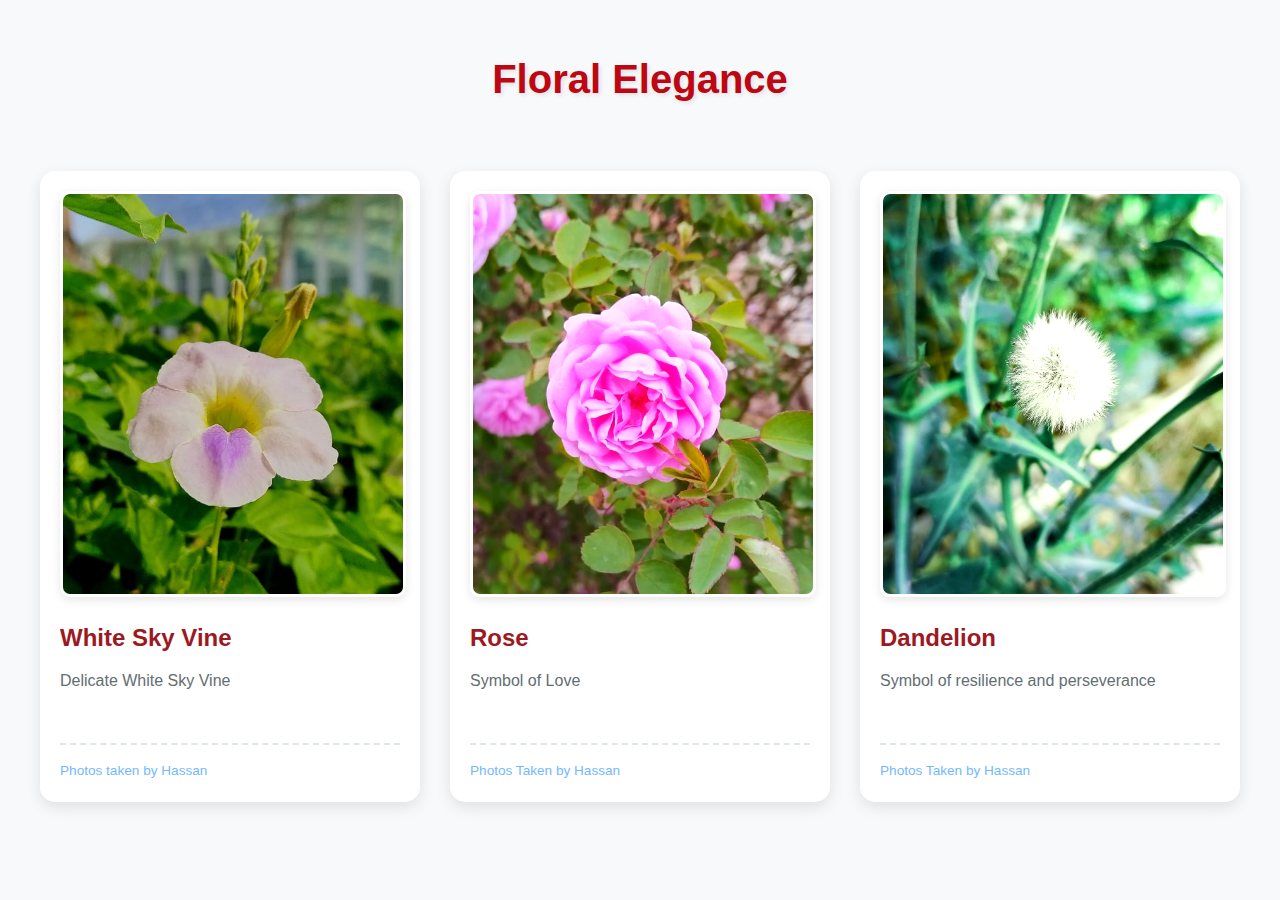
<file: Chapter-3-Images/Exercises/index.html>
<!DOCTYPE html>
<html lang="en">
<head>
    <meta charset="UTF-8">
    <meta name="viewport" content="width=device-width, initial-scale=1.0">
    <title>Floral Elegance Gallery</title>
    <link rel="stylesheet" href="style.css">
</head>
<body>
    <h1>Floral Elegance</h1>
    
    <div class="gallery">
        <div class="flower-card">
            <img id="White Sky Vine" src="images/Flower1.jpg" 
            alt="Delicate White Sky Vine blossoms glowing in sunlight, their pure white petals contrasting with lush green foliage"
            width="300" 
            height="400" 
            title="White Sky Vine">
            <h3>White Sky Vine</h3>
            <p>Delicate White Sky Vine</p>
            <div class="license">Photos taken by Hassan</div>
        </div>
        
        <div class="flower-card">
            <img id="Rose" src="images/Flower2.jpg" 
            alt="Pink Rose in a bush" 
            width="300" height="400" 
            title="Pink Rose">
            <h3>Rose</h3>
            <p>Symbol of Love</p>
            <div class="license">Photos Taken by Hassan</div>
        </div>
        
        <div class="flower-card">
            <img id="dandelion" 
                 src="images/Flower3.jpg"  alt="Single dandelion growing through concrete" 
                 width="300" 
                 height="400" 
                 title="Resilient Dandelion">
            <h3>Dandelion</h3>
            <p>Symbol of resilience and perseverance</p>
            <div class="license">
                Photos Taken by Hassan<br>
                
            </div>
        </div>
        </div>
    </div>
</body>
</html>
</file>
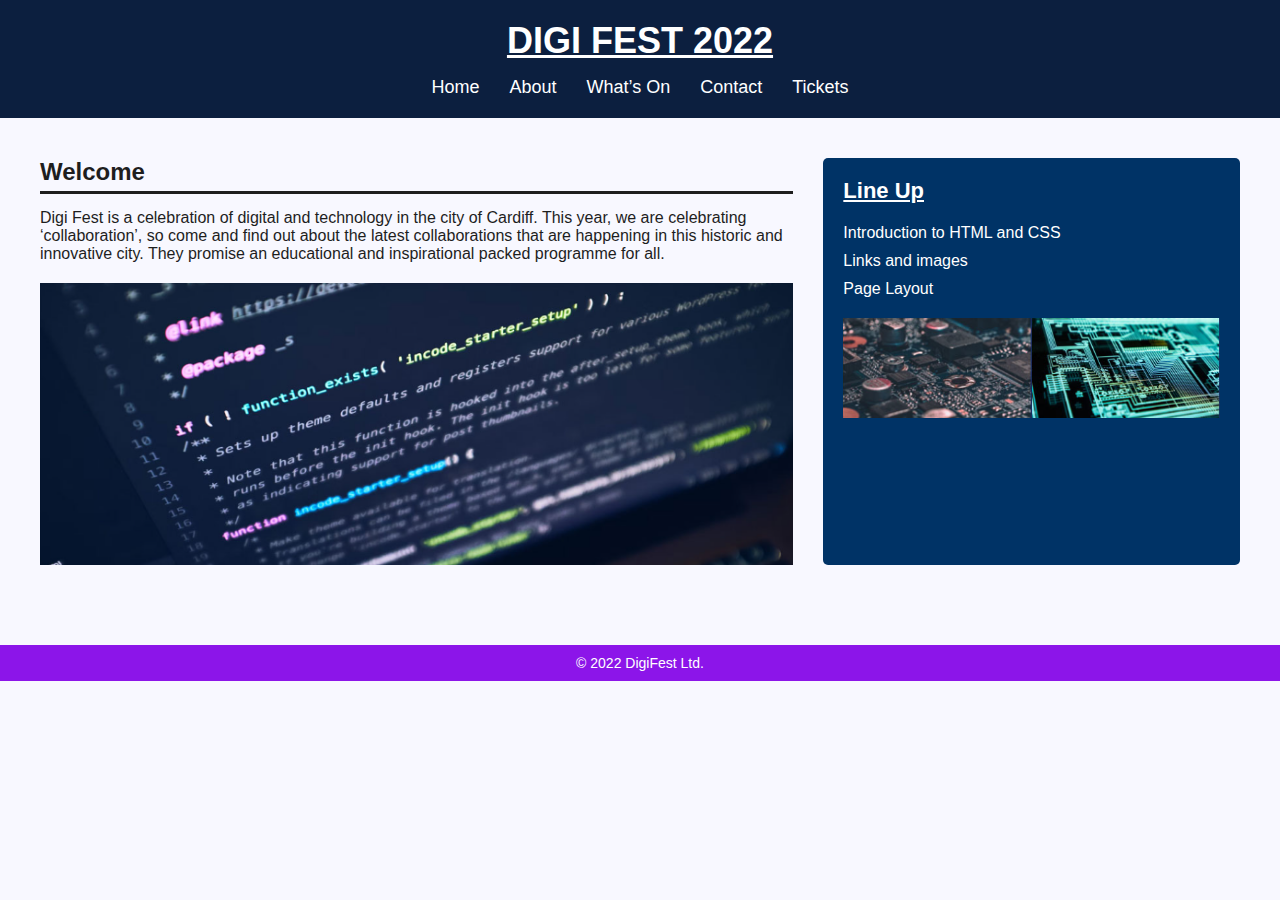
<file: Chapter-4-Page Layout/Exercises/index.html>
<!DOCTYPE html>
<html lang="en">
<head>
  <meta charset="UTF-8" />
  <meta name="viewport" content="width=device-width, initial-scale=1.0"/>
  <title>Digi Fest 2022</title>
  <link rel="stylesheet" href="style.css" />
</head>
<body>
  <header>
    <h1>DIGI FEST 2022</h1>
    <nav>
      <ul>
        <li><a href="#">Home</a></li>
        <li><a href="#">About</a></li>
        <li><a href="#">What’s On</a></li>
        <li><a href="#">Contact</a></li>
        <li><a href="#">Tickets</a></li>
      </ul>
    </nav>
  </header>

  <main>
    <section class="welcome">
      <article>
        <h2>Welcome</h2>
        <p>
          Digi Fest is a celebration of digital and technology in the city of Cardiff.
          This year, we are celebrating ‘collaboration’, so come and find out about the latest
          collaborations that are happening in this historic and innovative city. They promise
          an educational and inspirational packed programme for all.
        </p>
        <img src="images/Code Screen Example.png" alt="Code screen example">
      </article>
    </section>

    <aside class="lineup">
      <h2>Line Up</h2>
      <ul>
        <li>Introduction to HTML and CSS</li>
        <li>Links and images</li>
        <li>Page Layout</li>
      </ul>
      <div class="images">
        <img src="images/Microchip.png" alt="Microchip">
        <img src="images/Circuit Board.png" alt="Circuit board">
      </div>
    </aside>
  </main>

  <footer>
    <p>© 2022 DigiFest Ltd.</p>
  </footer>
</body>
</html>
</file>
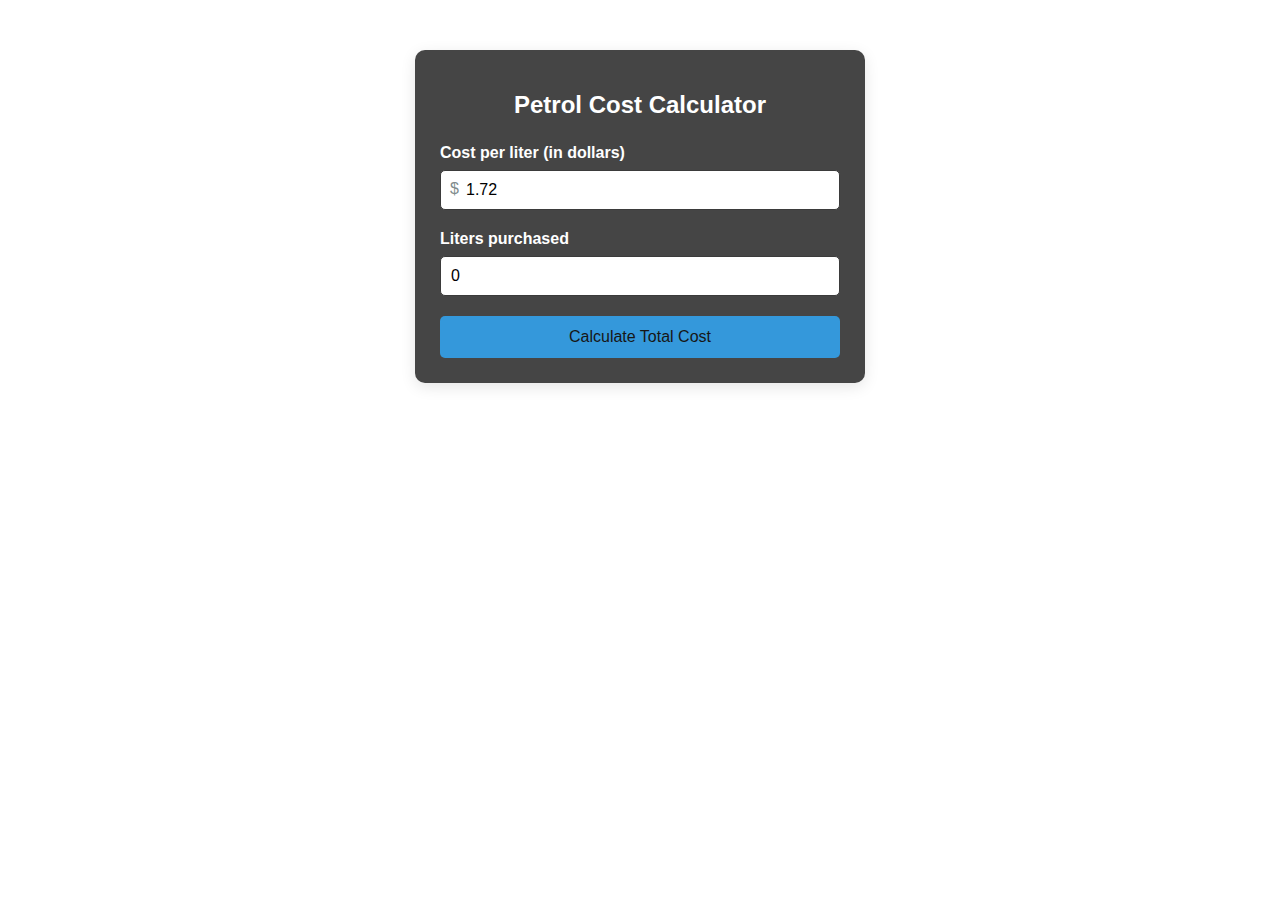
<file: Chapter-6-Javascript/Exercises/index.html>
<!DOCTYPE html>
<html lang="en">
  <head>
    <meta charset="UTF-8" />
    <meta name="viewport" content="width=device-width, initial-scale=1.0" />
    <title>Petrol Cost Calculator</title>
    <link rel="stylesheet" href="style.css" />
  </head>
  <body>
    <!-- Main calculator container -->
    <div class="calculator">
      <!-- Calculator title -->
      <h1>Petrol Cost Calculator</h1>

      <!-- Input for cost per liter -->
      <div class="input-group">
        <label for="cost-per-liter">Cost per liter (in dollars)</label>
        <div class="currency">
          <input
            type="number"
            id="cost-per-liter"
            step="0.01"
            min="0"
            value="1.72"
          />
        </div>
      </div>

      <!-- Input for liters purchased -->
      <div class="input-group">
        <label for="liters">Liters purchased</label>
        <input type="number" id="liters" step="0.1" min="0" value="0" />
      </div>

      <!-- Calculate button -->
      <button id="calculate-btn">Calculate Total Cost</button>

      <!-- Result display area -->
      <p id="result"></p>
    </div>

    <!-- Link to external JavaScript file -->
    <script src="java.js"></script>
  </body>
</html>
</file>
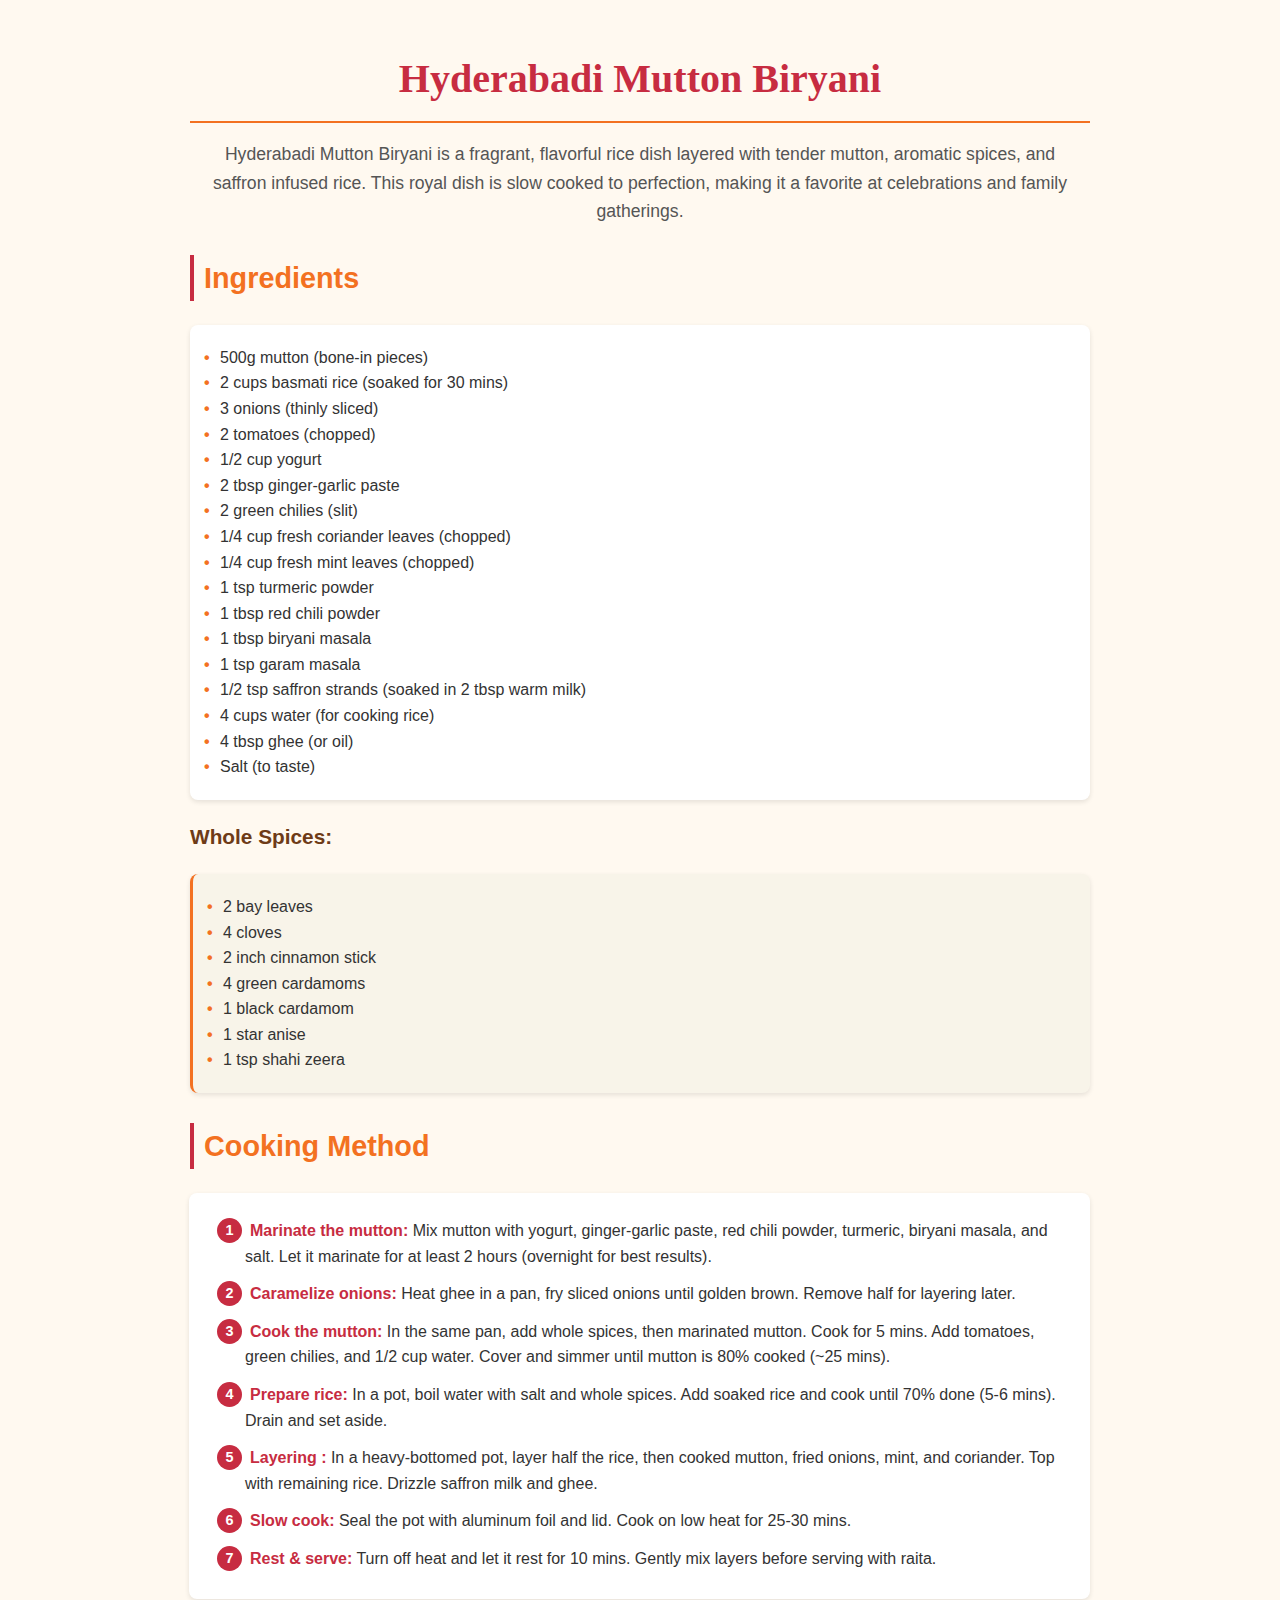
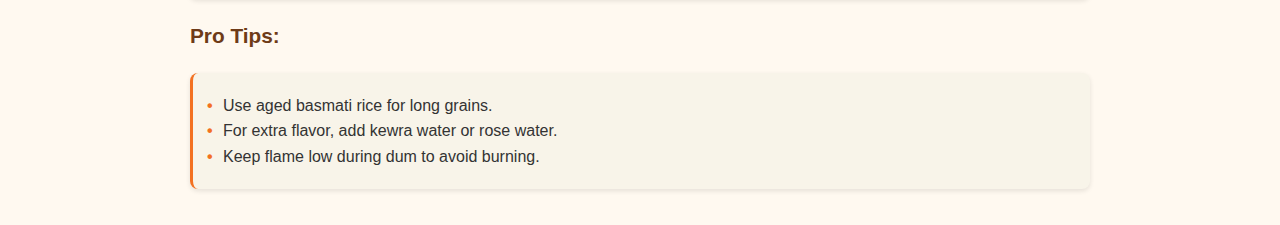
<file: Chapter-1-Introduction to HTML and CSS/Exercises/recipe.html>
<!DOCTYPE html>
<html lang="en">
<head>
    <meta charset="UTF-8">
    <meta name="viewport" content="width=device-width, initial-scale=1.0">
    <title>Hyderabadi Mutton Biryani</title>
    <link rel="stylesheet" href="style.css">
</head>
<body>

    <h1>Hyderabadi Mutton Biryani</h1>

    

    <p>
        Hyderabadi Mutton Biryani is a fragrant, flavorful rice dish layered with tender mutton, 
        aromatic spices, and saffron infused rice. This royal dish is slow cooked 
        to perfection, making it a favorite at celebrations and family gatherings.
    </p>
    
    <h2>Ingredients</h2>
   
    <ul>
        <li>500g mutton (bone-in pieces)</li>
        <li>2 cups basmati rice (soaked for 30 mins)</li>
        <li>3 onions (thinly sliced)</li>
        <li>2 tomatoes (chopped)</li>
        <li>1/2 cup yogurt</li>
        <li>2 tbsp ginger-garlic paste</li>
        <li>2 green chilies (slit)</li>
        <li>1/4 cup fresh coriander leaves (chopped)</li>
        <li>1/4 cup fresh mint leaves (chopped)</li>
        <li>1 tsp turmeric powder</li>
        <li>1 tbsp red chili powder</li>
        <li>1 tbsp biryani masala</li>
        <li>1 tsp garam masala</li>
        <li>1/2 tsp saffron strands (soaked in 2 tbsp warm milk)</li>
        <li>4 cups water (for cooking rice)</li>
        <li>4 tbsp ghee (or oil)</li>
        <li>Salt (to taste)</li>
    </ul>
    

    <h3>Whole Spices:</h3>
    <ul>
        <li>2 bay leaves</li>
        <li>4 cloves</li>
        <li>2 inch cinnamon stick</li>
        <li>4 green cardamoms</li>
        <li>1 black cardamom</li>
        <li>1 star anise</li>
        <li>1 tsp shahi zeera </li>
    </ul>

 
    <h2>Cooking Method</h2>
 
    <ol>
        <li><strong>Marinate the mutton:</strong> Mix mutton with yogurt, ginger-garlic paste, red chili powder, turmeric, biryani masala, and salt. Let it marinate for at least 2 hours (overnight for best results).</li>
        <li><strong>Caramelize onions:</strong> Heat ghee in a pan, fry sliced onions until golden brown. Remove half for layering later.</li>
        <li><strong>Cook the mutton:</strong> In the same pan, add whole spices, then marinated mutton. Cook for 5 mins. Add tomatoes, green chilies, and 1/2 cup water. Cover and simmer until mutton is 80% cooked (~25 mins).</li>
        <li><strong>Prepare rice:</strong> In a pot, boil water with salt and whole spices. Add soaked rice and cook until 70% done (5-6 mins). Drain and set aside.</li>
        <li><strong>Layering :</strong> In a heavy-bottomed pot, layer half the rice, then cooked mutton, fried onions, mint, and coriander. Top with remaining rice. Drizzle saffron milk and ghee.</li>
        <li><strong>Slow cook:</strong> Seal the pot with aluminum foil and lid. Cook on low heat for 25-30 mins.</li>
        <li><strong>Rest & serve:</strong> Turn off heat and let it rest for 10 mins. Gently mix layers before serving with raita.</li>
    </ol>

    <h3>Pro Tips:</h3>
    <ul>
        <li>Use aged basmati rice for long grains.</li>
        <li>For extra flavor, add kewra water or rose water.</li>
        <li>Keep flame low during dum to avoid burning.</li>
    </ul>
</body>
</html>
</file>
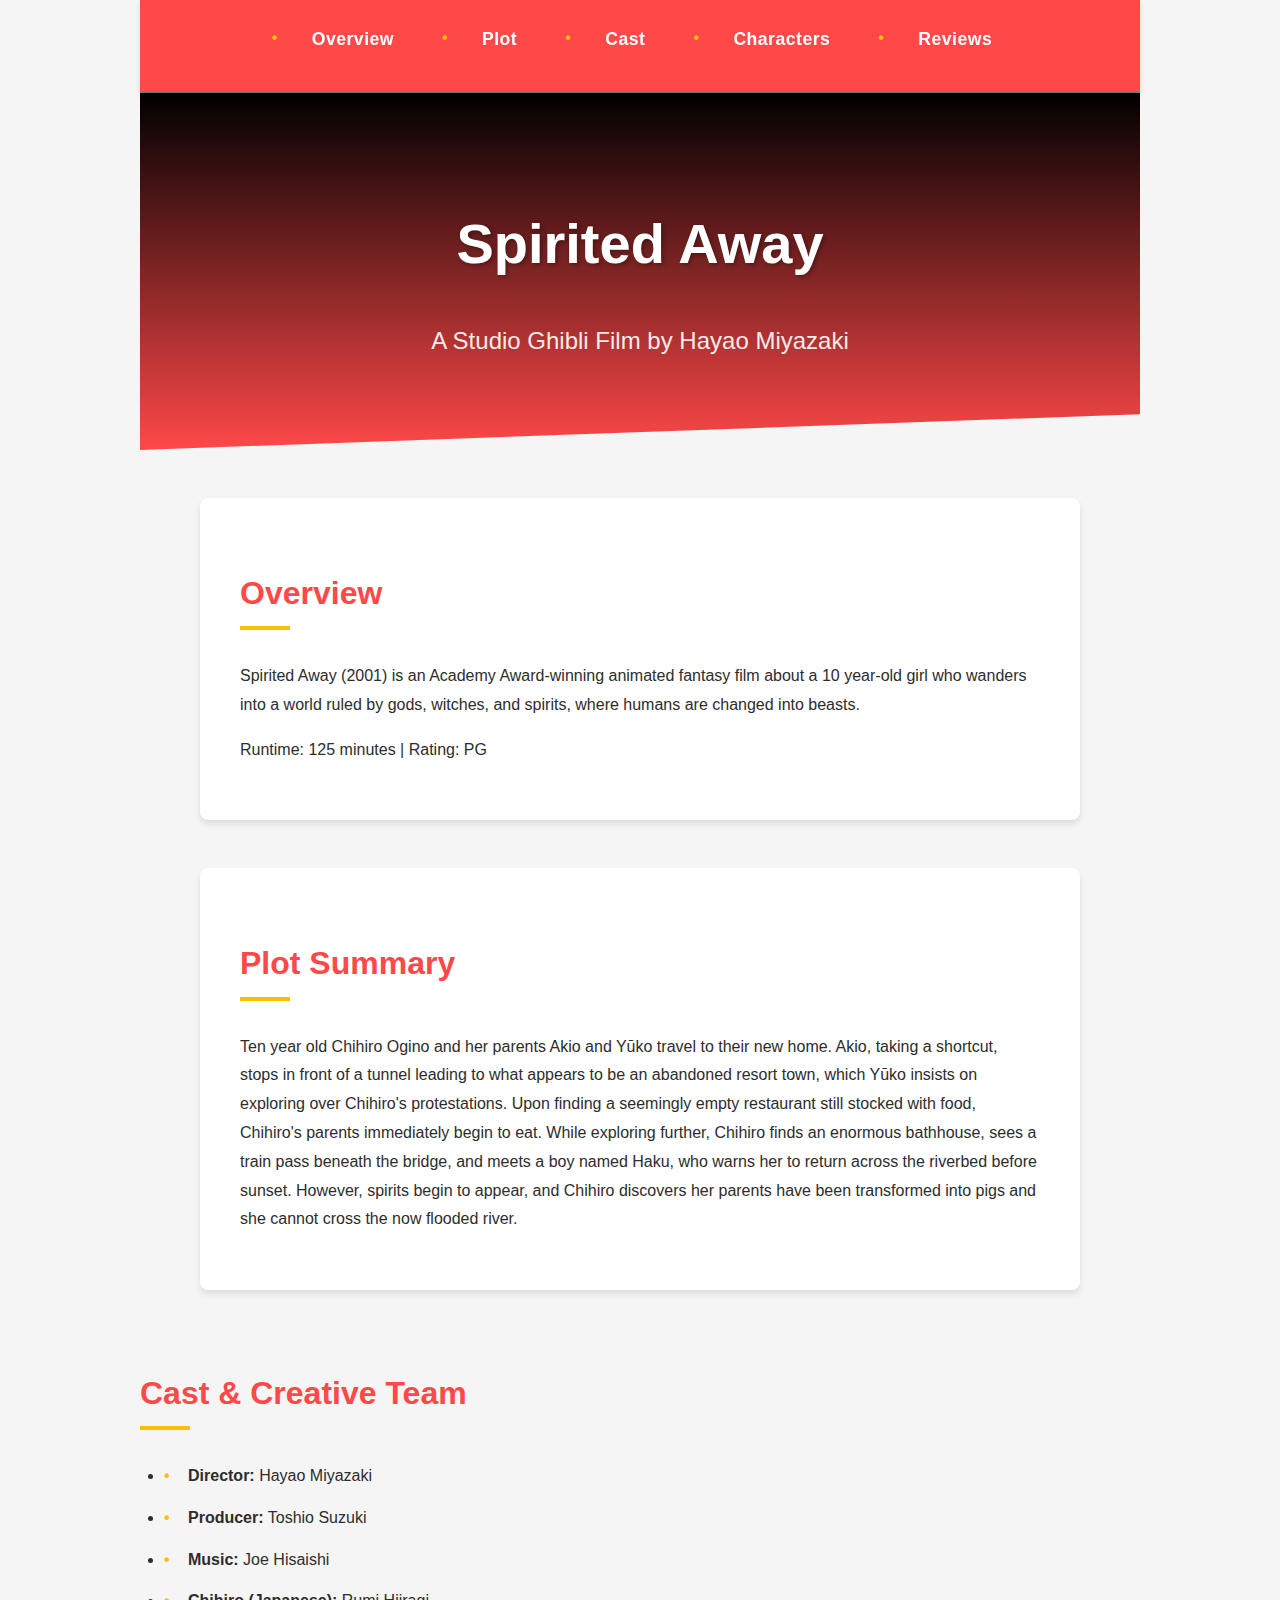
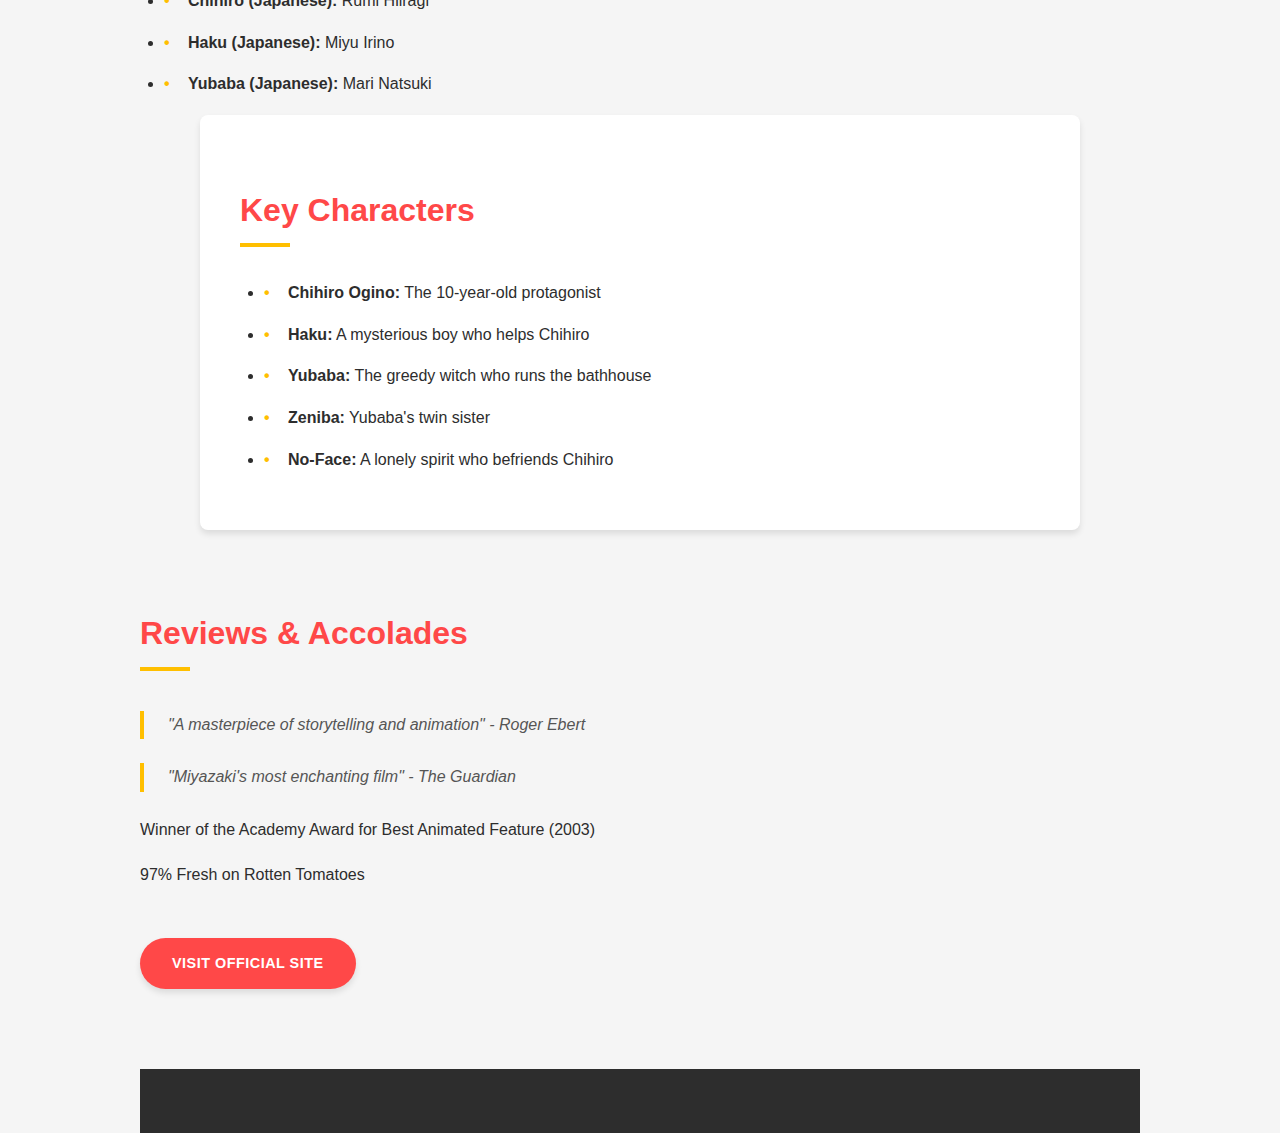
<file: Chapter-2-Links and navigation/Exercises/website.html>
<!DOCTYPE html>
<html lang="en">
<head>
    <meta charset="UTF-8">
    <meta name="viewport" content="width=device-width, initial-scale=1.0">
    <title>Spirited Away | Studio Ghibli Masterpiece</title>
    <link rel="stylesheet" href="style.css">
</head>
<body>
    <nav class="navbar">
        <ul>
            <li><a href="#overview">Overview</a></li>
            <li><a href="#plot">Plot</a></li>
            <li><a href="#cast">Cast</a></li>
            <li><a href="#characters">Characters</a></li>
            <li><a href="#reviews">Reviews</a></li>
        </ul>
    </nav>

    <header>
        <h1>Spirited Away</h1>
        <p class="subtitle">A Studio Ghibli Film by Hayao Miyazaki</p>
    </header>

    <main>
        <section id="overview" class="section-card">
            <h2>Overview</h2>                                           
            <p>Spirited Away (2001) is an Academy Award-winning animated fantasy film about a 10 year-old girl who wanders into a world ruled by gods, witches, and spirits, where humans are changed into beasts.</p>
            <p>Runtime: 125 minutes | Rating: PG</p>
        </section>

        <section id="plot" class="section-card">
            <h2>Plot Summary</h2>
            <p>Ten year old Chihiro Ogino and her parents Akio and Yūko travel to their new home. Akio, taking a shortcut, stops in front of a tunnel leading to what appears to be an abandoned resort town, which Yūko insists on exploring over Chihiro's protestations. Upon finding a seemingly empty restaurant still stocked with food, Chihiro's parents immediately begin to eat. While exploring further, Chihiro finds an enormous bathhouse, sees a train pass beneath the bridge, and meets a boy named Haku, who warns her to return across the riverbed before sunset. However, spirits begin to appear, and Chihiro discovers her parents have been transformed into pigs and she cannot cross the now flooded river.</p>
        </section>

        <section id="cast">
            <h2>Cast & Creative Team</h2>
            <ul>
                <li><strong>Director:</strong> Hayao Miyazaki</li>
                <li><strong>Producer:</strong> Toshio Suzuki</li>
                <li><strong>Music:</strong> Joe Hisaishi</li>
                <li><strong>Chihiro (Japanese):</strong> Rumi Hiiragi</li>
                <li><strong>Haku (Japanese):</strong> Miyu Irino</li>
                <li><strong>Yubaba (Japanese):</strong> Mari Natsuki</li>
            </ul>
        </section>

        <section id="characters" class="section-card">
            <h2>Key Characters</h2>
            <ul>
                <li><strong>Chihiro Ogino:</strong> The 10-year-old protagonist</li>
                <li><strong>Haku:</strong> A mysterious boy who helps Chihiro</li>
                <li><strong>Yubaba:</strong> The greedy witch who runs the bathhouse</li>
                <li><strong>Zeniba:</strong> Yubaba's twin sister</li>
                <li><strong>No-Face:</strong> A lonely spirit who befriends Chihiro</li>
            </ul>
        </section>

        <section id="reviews">
            <h2>Reviews & Accolades</h2>
            <blockquote>
                "A masterpiece of storytelling and animation" - <cite>Roger Ebert</cite>
            </blockquote>
            <blockquote>
                "Miyazaki's most enchanting film" - <cite>The Guardian</cite>
            </blockquote>
            <p>Winner of the Academy Award for Best Animated Feature (2003)</p>
            <p>97% Fresh on Rotten Tomatoes</p>
        </section>

        <div class="cta">
            <a href="https://www.ghibli.jp/works/chihiro/" target="_blank" class="btn">Visit Official Site</a>
        </div>
    </main>

    <footer>
      
    </footer>
</body>
</html>
</file>
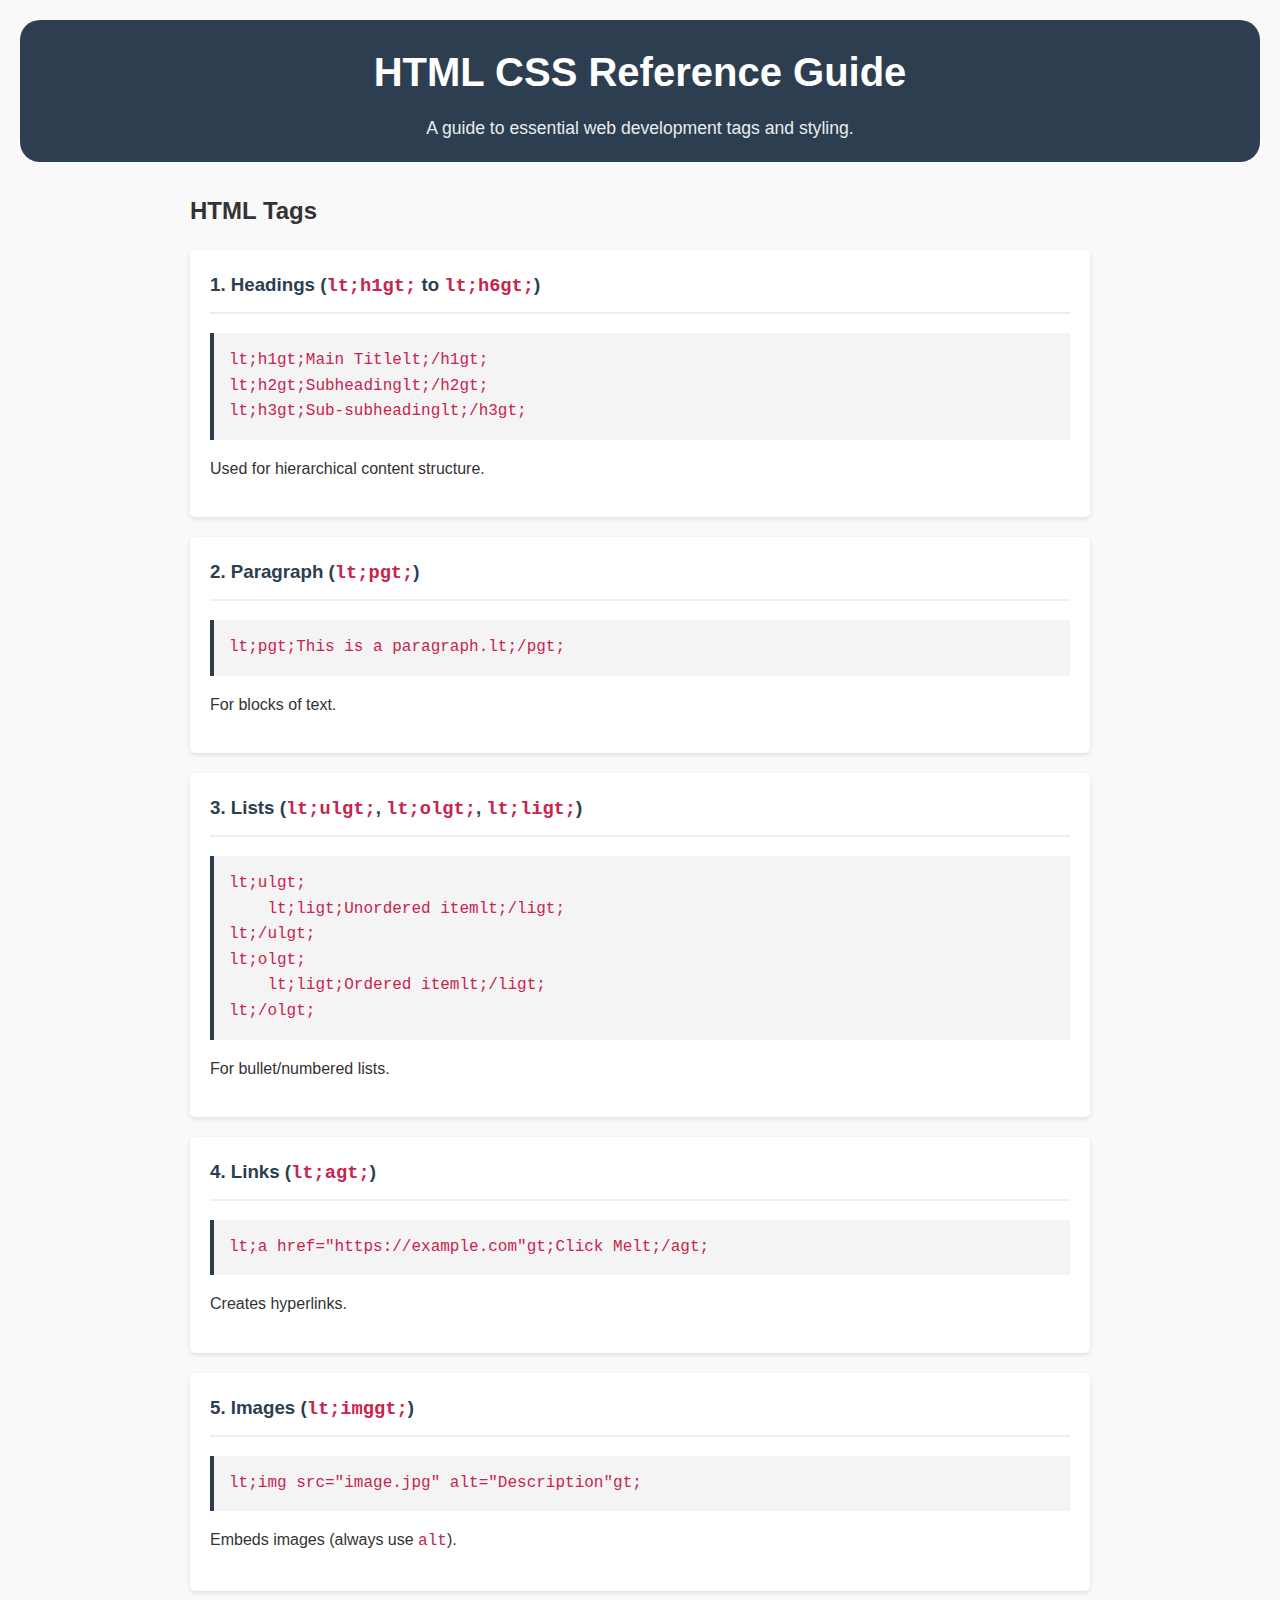
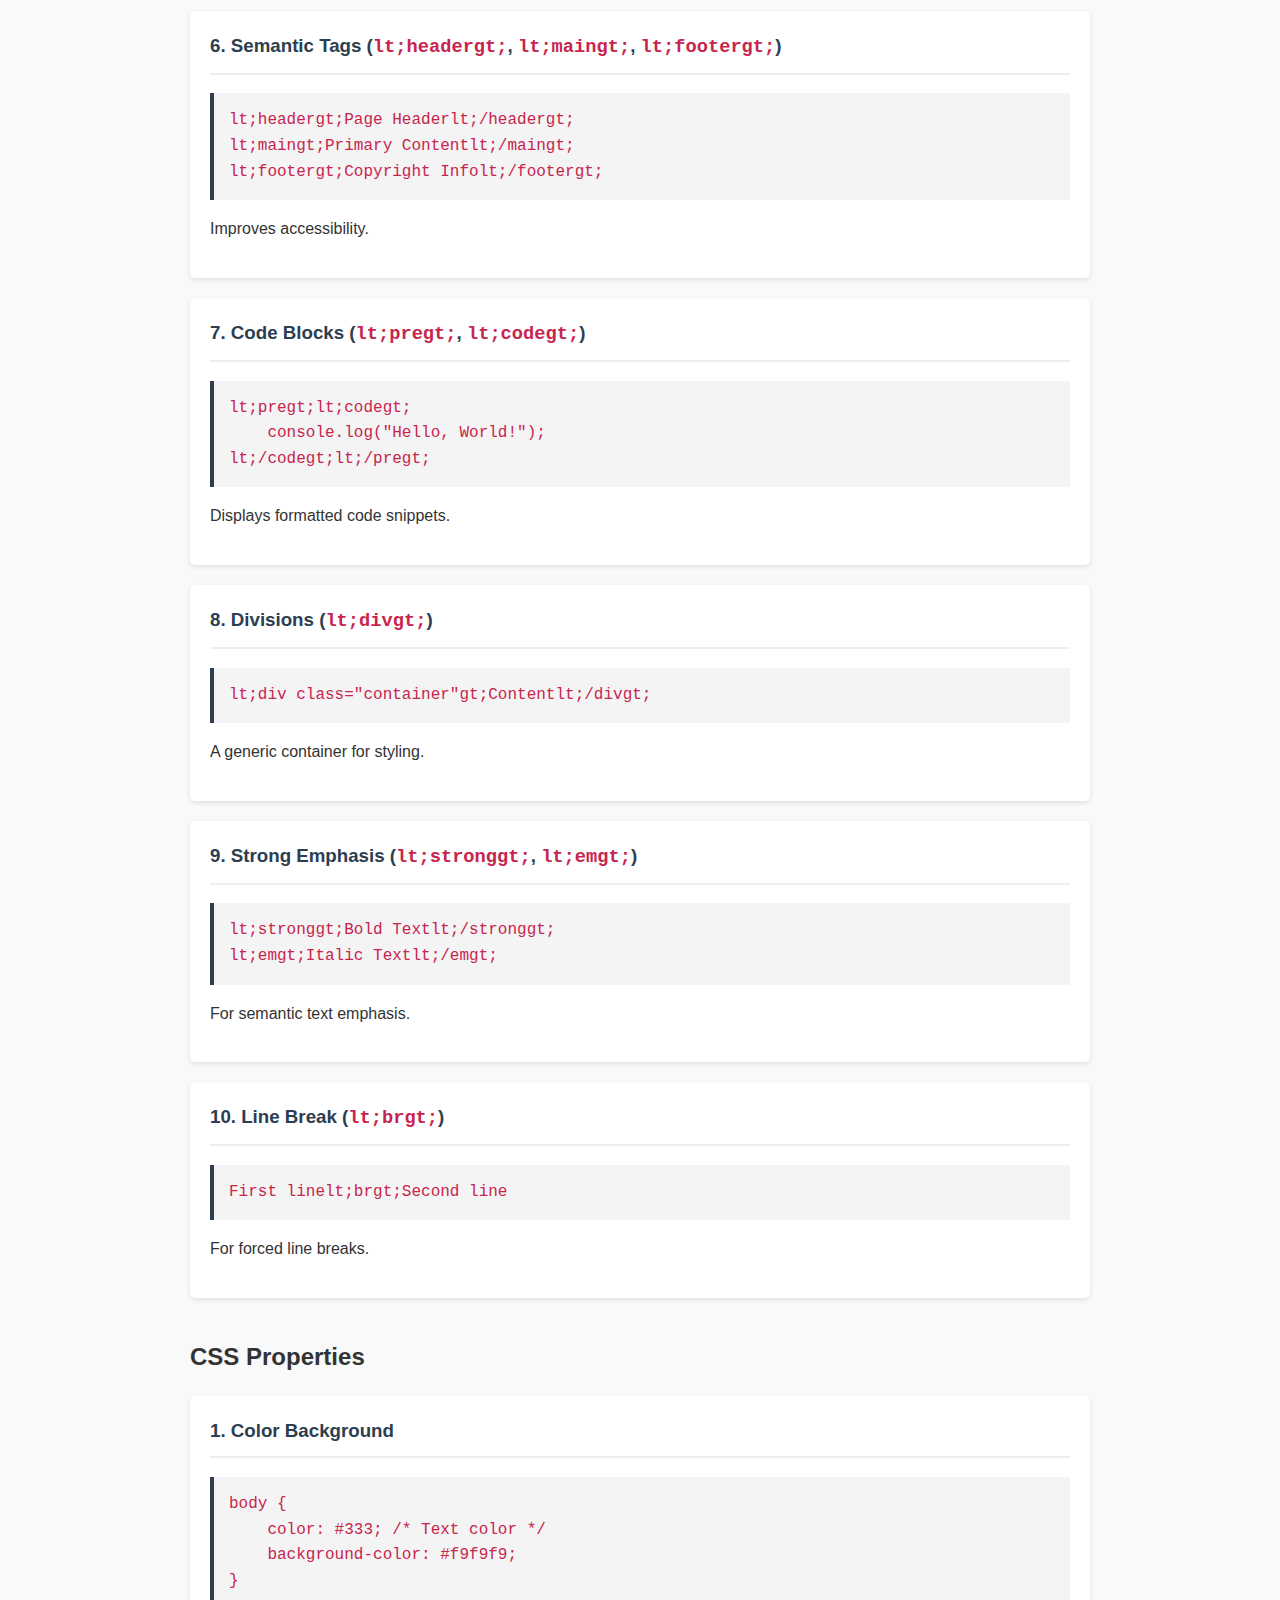
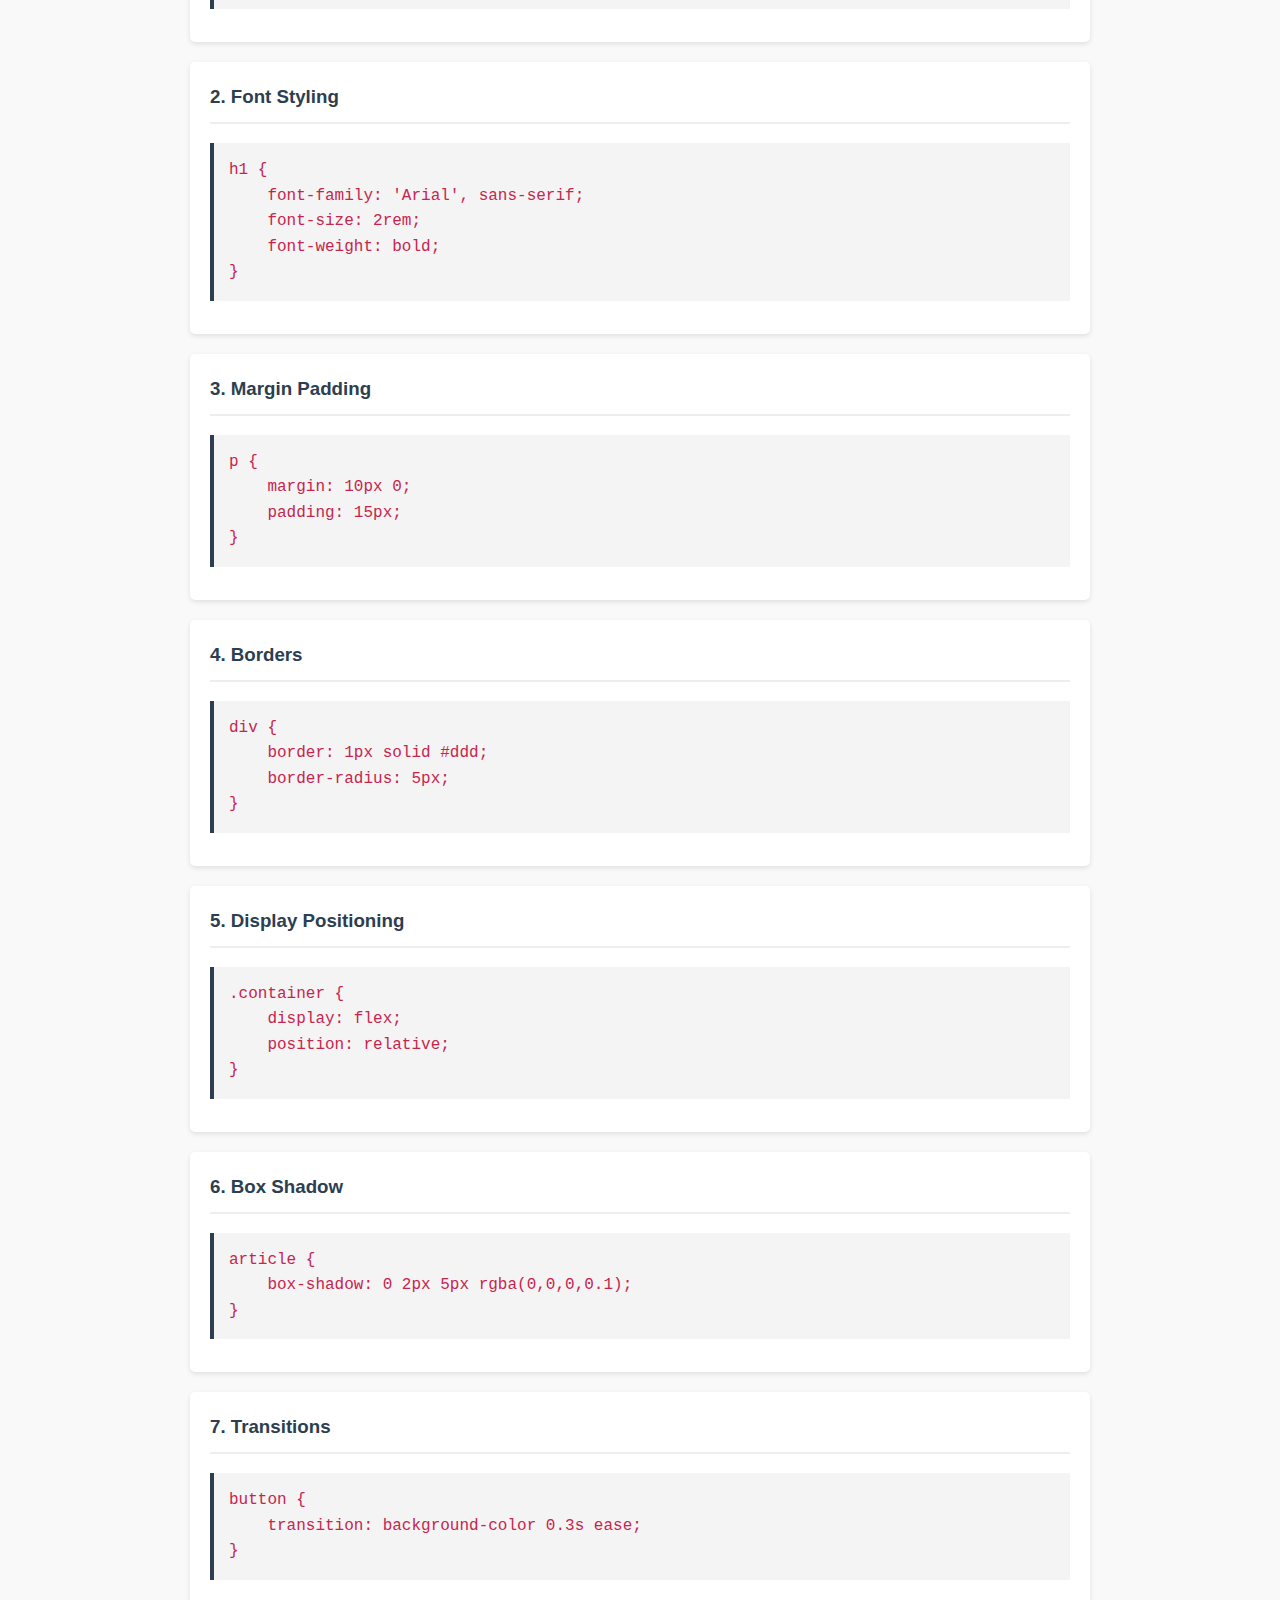
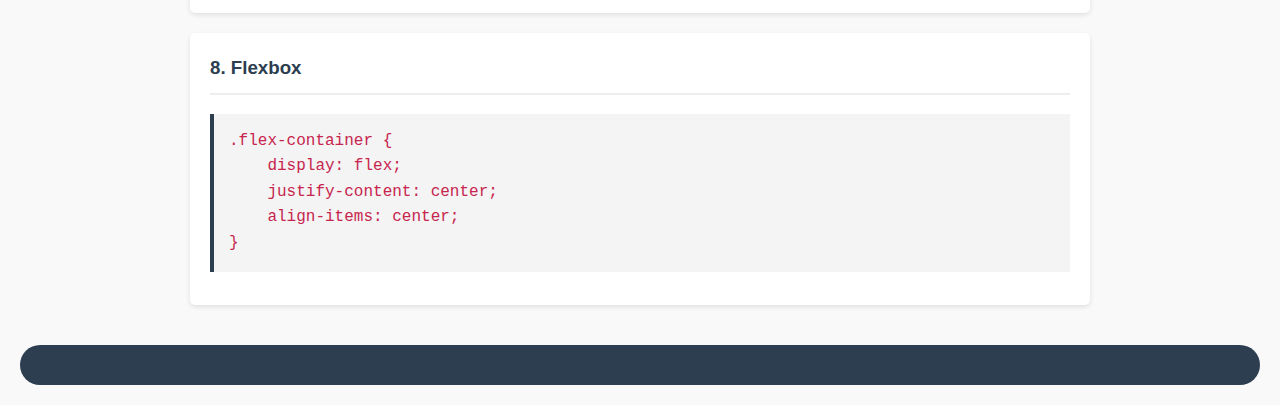
<file: Chapter-1-Introduction to HTML and CSS/Exercises/Bonus/Reference guide.html>
<!DOCTYPE html>
<html lang="en">
  <head>
    <meta charset="UTF-8" />
    <meta name="viewport" content="width=device-width, initial-scale=1.0" />
    <title>Reference Guide</title>
    <link rel="stylesheet" href="style.css" />
  </head>
  <body>
    <header>
      <h1>HTML CSS Reference Guide</h1>
      <p>A guide to essential web development tags and styling.</p>
    </header>

    <main>
      <section class="html-section">
        <h2>HTML Tags</h2>

        <article>
          <h3>1. Headings (<code>lt;h1gt;</code> to <code>lt;h6gt;</code>)</h3>
          <pre><code>lt;h1gt;Main Titlelt;/h1gt;
lt;h2gt;Subheadinglt;/h2gt;
lt;h3gt;Sub-subheadinglt;/h3gt;</code></pre>
          <p>Used for hierarchical content structure.</p>
        </article>

        <article>
          <h3>2. Paragraph (<code>lt;pgt;</code>)</h3>
          <pre><code>lt;pgt;This is a paragraph.lt;/pgt;</code></pre>
          <p>For blocks of text.</p>
        </article>

        <article>
          <h3>
            3. Lists (<code>lt;ulgt;</code>, <code>lt;olgt;</code>,
            <code>lt;ligt;</code>)
          </h3>
          <pre><code>lt;ulgt;
    lt;ligt;Unordered itemlt;/ligt;
lt;/ulgt;
lt;olgt;
    lt;ligt;Ordered itemlt;/ligt;
lt;/olgt;</code></pre>
          <p>For bullet/numbered lists.</p>
        </article>

        <article>
          <h3>4. Links (<code>lt;agt;</code>)</h3>
          <pre><code>lt;a href="https://example.com"gt;Click Melt;/agt;</code></pre>
          <p>Creates hyperlinks.</p>
        </article>

        <article>
          <h3>5. Images (<code>lt;imggt;</code>)</h3>
          <pre><code>lt;img src="image.jpg" alt="Description"gt;</code></pre>
          <p>Embeds images (always use <code>alt</code>).</p>
        </article>

        <article>
          <h3>
            6. Semantic Tags (<code>lt;headergt;</code>,
            <code>lt;maingt;</code>, <code>lt;footergt;</code>)
          </h3>
          <pre><code>lt;headergt;Page Headerlt;/headergt;
lt;maingt;Primary Contentlt;/maingt;
lt;footergt;Copyright Infolt;/footergt;</code></pre>
          <p>Improves accessibility.</p>
        </article>

        <article>
          <h3>
            7. Code Blocks (<code>lt;pregt;</code>, <code>lt;codegt;</code>)
          </h3>
          <pre><code>lt;pregt;lt;codegt;
    console.log("Hello, World!");
lt;/codegt;lt;/pregt;</code></pre>
          <p>Displays formatted code snippets.</p>
        </article>

        <article>
          <h3>8. Divisions (<code>lt;divgt;</code>)</h3>
          <pre><code>lt;div class="container"gt;Contentlt;/divgt;</code></pre>
          <p>A generic container for styling.</p>
        </article>

        <article>
          <h3>
            9. Strong Emphasis (<code>lt;stronggt;</code>,
            <code>lt;emgt;</code>)
          </h3>
          <pre><code>lt;stronggt;Bold Textlt;/stronggt;
lt;emgt;Italic Textlt;/emgt;</code></pre>
          <p>For semantic text emphasis.</p>
        </article>

        <article>
          <h3>10. Line Break (<code>lt;brgt;</code>)</h3>
          <pre><code>First linelt;brgt;Second line</code></pre>
          <p>For forced line breaks.</p>
        </article>
      </section>

      <section class="css-section">
        <h2>CSS Properties</h2>

        <article>
          <h3>1. Color Background</h3>
          <pre><code>body {
    color: #333; /* Text color */
    background-color: #f9f9f9;
}</code></pre>
        </article>

        <article>
          <h3>2. Font Styling</h3>
          <pre><code>h1 {
    font-family: 'Arial', sans-serif;
    font-size: 2rem;
    font-weight: bold;
}</code></pre>
        </article>

        <article>
          <h3>3. Margin Padding</h3>
          <pre><code>p {
    margin: 10px 0;
    padding: 15px;
}</code></pre>
        </article>

        <article>
          <h3>4. Borders</h3>
          <pre><code>div {
    border: 1px solid #ddd;
    border-radius: 5px;
}</code></pre>
        </article>

        <article>
          <h3>5. Display Positioning</h3>
          <pre><code>.container {
    display: flex;
    position: relative;
}</code></pre>
        </article>

        <article>
          <h3>6. Box Shadow</h3>
          <pre><code>article {
    box-shadow: 0 2px 5px rgba(0,0,0,0.1);
}</code></pre>
        </article>

        <article>
          <h3>7. Transitions</h3>
          <pre><code>button {
    transition: background-color 0.3s ease;
}</code></pre>
        </article>

        <article>
          <h3>8. Flexbox</h3>
          <pre><code>.flex-container {
    display: flex;
    justify-content: center;
    align-items: center;
}</code></pre>
        </article>
      </section>
    </main>

    <footer></footer>
  </body>
</html>
</file>
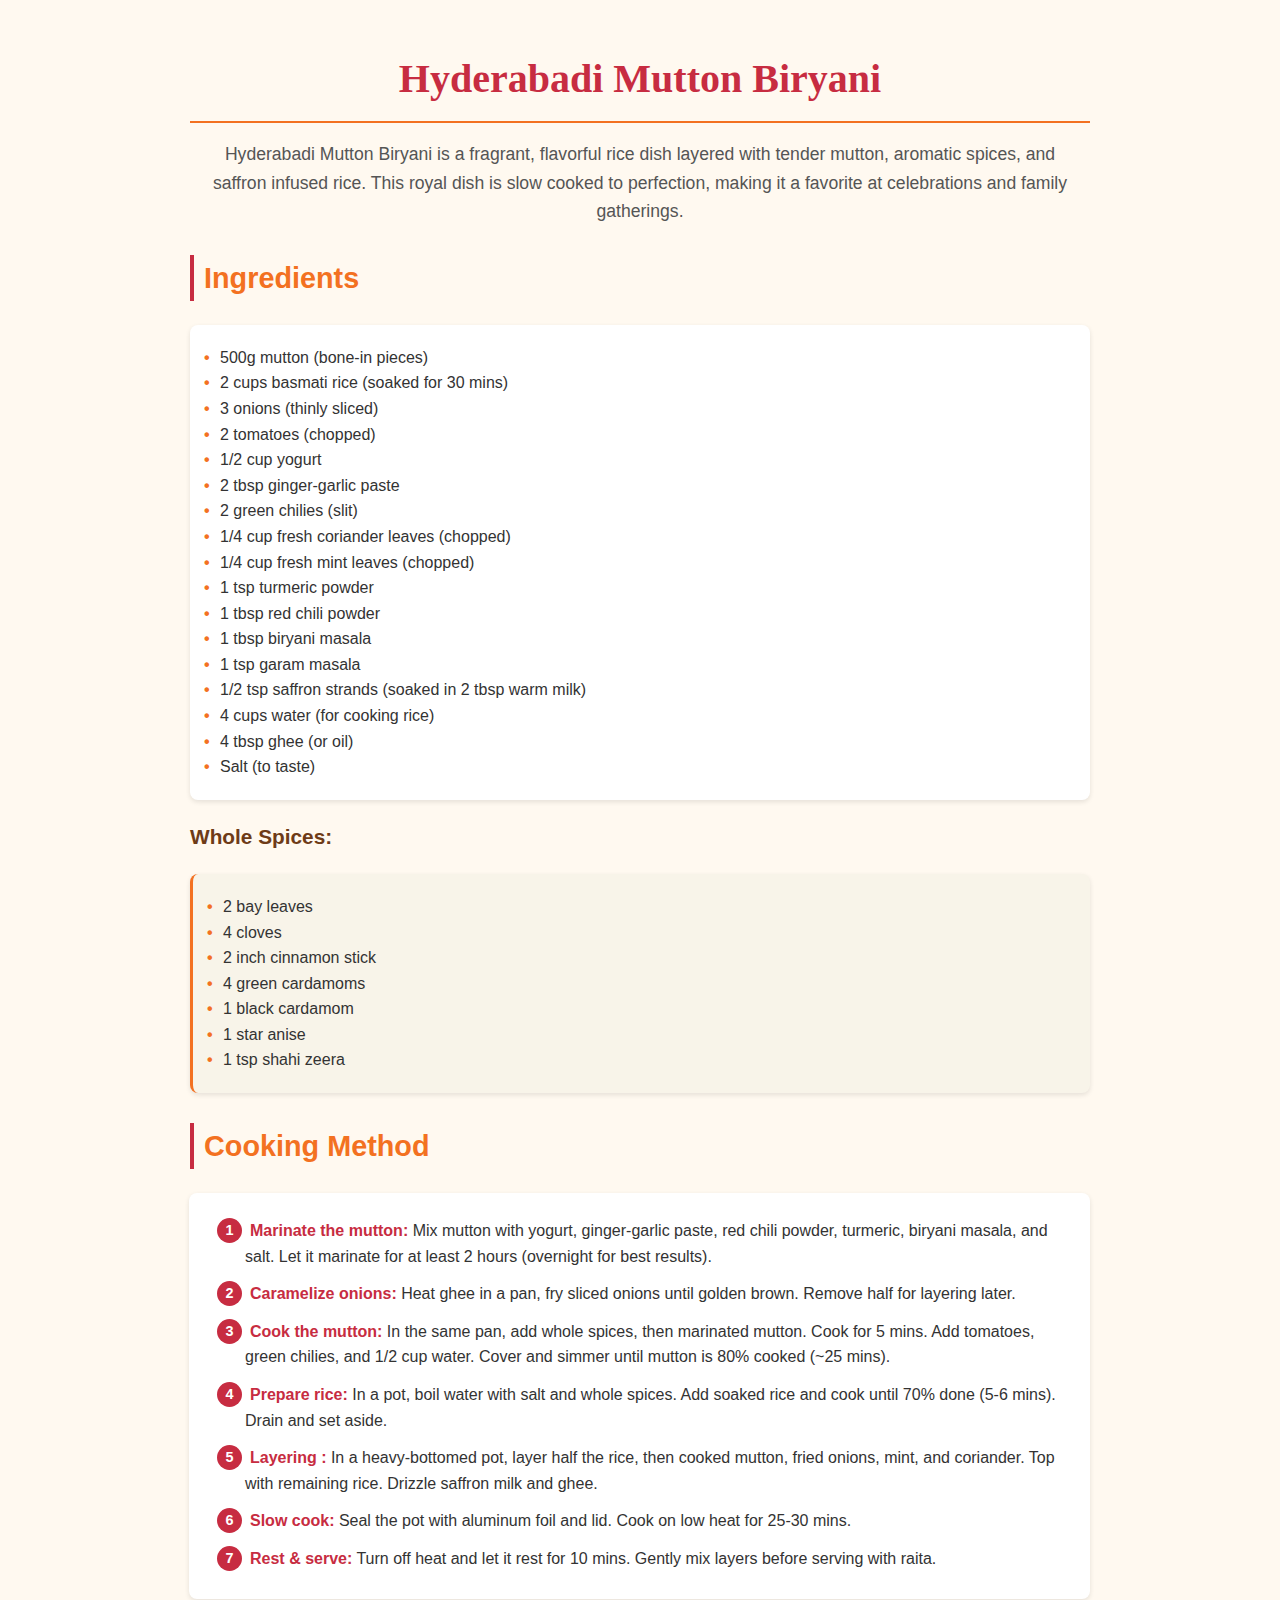
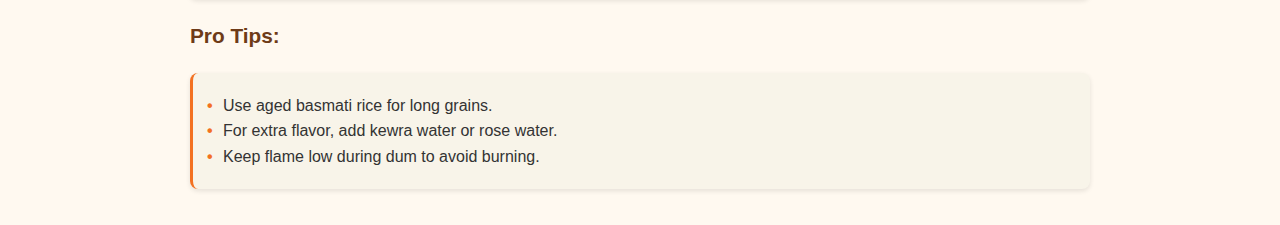
<file: Chapter-1-Introduction to HTML and CSS/Exercises/Recipe/recipe.html>
<!DOCTYPE html>
<html lang="en">
<head>
    <meta charset="UTF-8">
    <meta name="viewport" content="width=device-width, initial-scale=1.0">
    <title>Hyderabadi Mutton Biryani</title>
    <link rel="stylesheet" href="style.css">
</head>
<body>

    <h1>Hyderabadi Mutton Biryani</h1>

    

    <p>
        Hyderabadi Mutton Biryani is a fragrant, flavorful rice dish layered with tender mutton, 
        aromatic spices, and saffron infused rice. This royal dish is slow cooked 
        to perfection, making it a favorite at celebrations and family gatherings.
    </p>
    
    <h2>Ingredients</h2>
   
    <ul>
        <li>500g mutton (bone-in pieces)</li>
        <li>2 cups basmati rice (soaked for 30 mins)</li>
        <li>3 onions (thinly sliced)</li>
        <li>2 tomatoes (chopped)</li>
        <li>1/2 cup yogurt</li>
        <li>2 tbsp ginger-garlic paste</li>
        <li>2 green chilies (slit)</li>
        <li>1/4 cup fresh coriander leaves (chopped)</li>
        <li>1/4 cup fresh mint leaves (chopped)</li>
        <li>1 tsp turmeric powder</li>
        <li>1 tbsp red chili powder</li>
        <li>1 tbsp biryani masala</li>
        <li>1 tsp garam masala</li>
        <li>1/2 tsp saffron strands (soaked in 2 tbsp warm milk)</li>
        <li>4 cups water (for cooking rice)</li>
        <li>4 tbsp ghee (or oil)</li>
        <li>Salt (to taste)</li>
    </ul>
    

    <h3>Whole Spices:</h3>
    <ul>
        <li>2 bay leaves</li>
        <li>4 cloves</li>
        <li>2 inch cinnamon stick</li>
        <li>4 green cardamoms</li>
        <li>1 black cardamom</li>
        <li>1 star anise</li>
        <li>1 tsp shahi zeera </li>
    </ul>

 
    <h2>Cooking Method</h2>
 
    <ol>
        <li><strong>Marinate the mutton:</strong> Mix mutton with yogurt, ginger-garlic paste, red chili powder, turmeric, biryani masala, and salt. Let it marinate for at least 2 hours (overnight for best results).</li>
        <li><strong>Caramelize onions:</strong> Heat ghee in a pan, fry sliced onions until golden brown. Remove half for layering later.</li>
        <li><strong>Cook the mutton:</strong> In the same pan, add whole spices, then marinated mutton. Cook for 5 mins. Add tomatoes, green chilies, and 1/2 cup water. Cover and simmer until mutton is 80% cooked (~25 mins).</li>
        <li><strong>Prepare rice:</strong> In a pot, boil water with salt and whole spices. Add soaked rice and cook until 70% done (5-6 mins). Drain and set aside.</li>
        <li><strong>Layering :</strong> In a heavy-bottomed pot, layer half the rice, then cooked mutton, fried onions, mint, and coriander. Top with remaining rice. Drizzle saffron milk and ghee.</li>
        <li><strong>Slow cook:</strong> Seal the pot with aluminum foil and lid. Cook on low heat for 25-30 mins.</li>
        <li><strong>Rest & serve:</strong> Turn off heat and let it rest for 10 mins. Gently mix layers before serving with raita.</li>
    </ol>

    <h3>Pro Tips:</h3>
    <ul>
        <li>Use aged basmati rice for long grains.</li>
        <li>For extra flavor, add kewra water or rose water.</li>
        <li>Keep flame low during dum to avoid burning.</li>
    </ul>
</body>
</html>
</file>
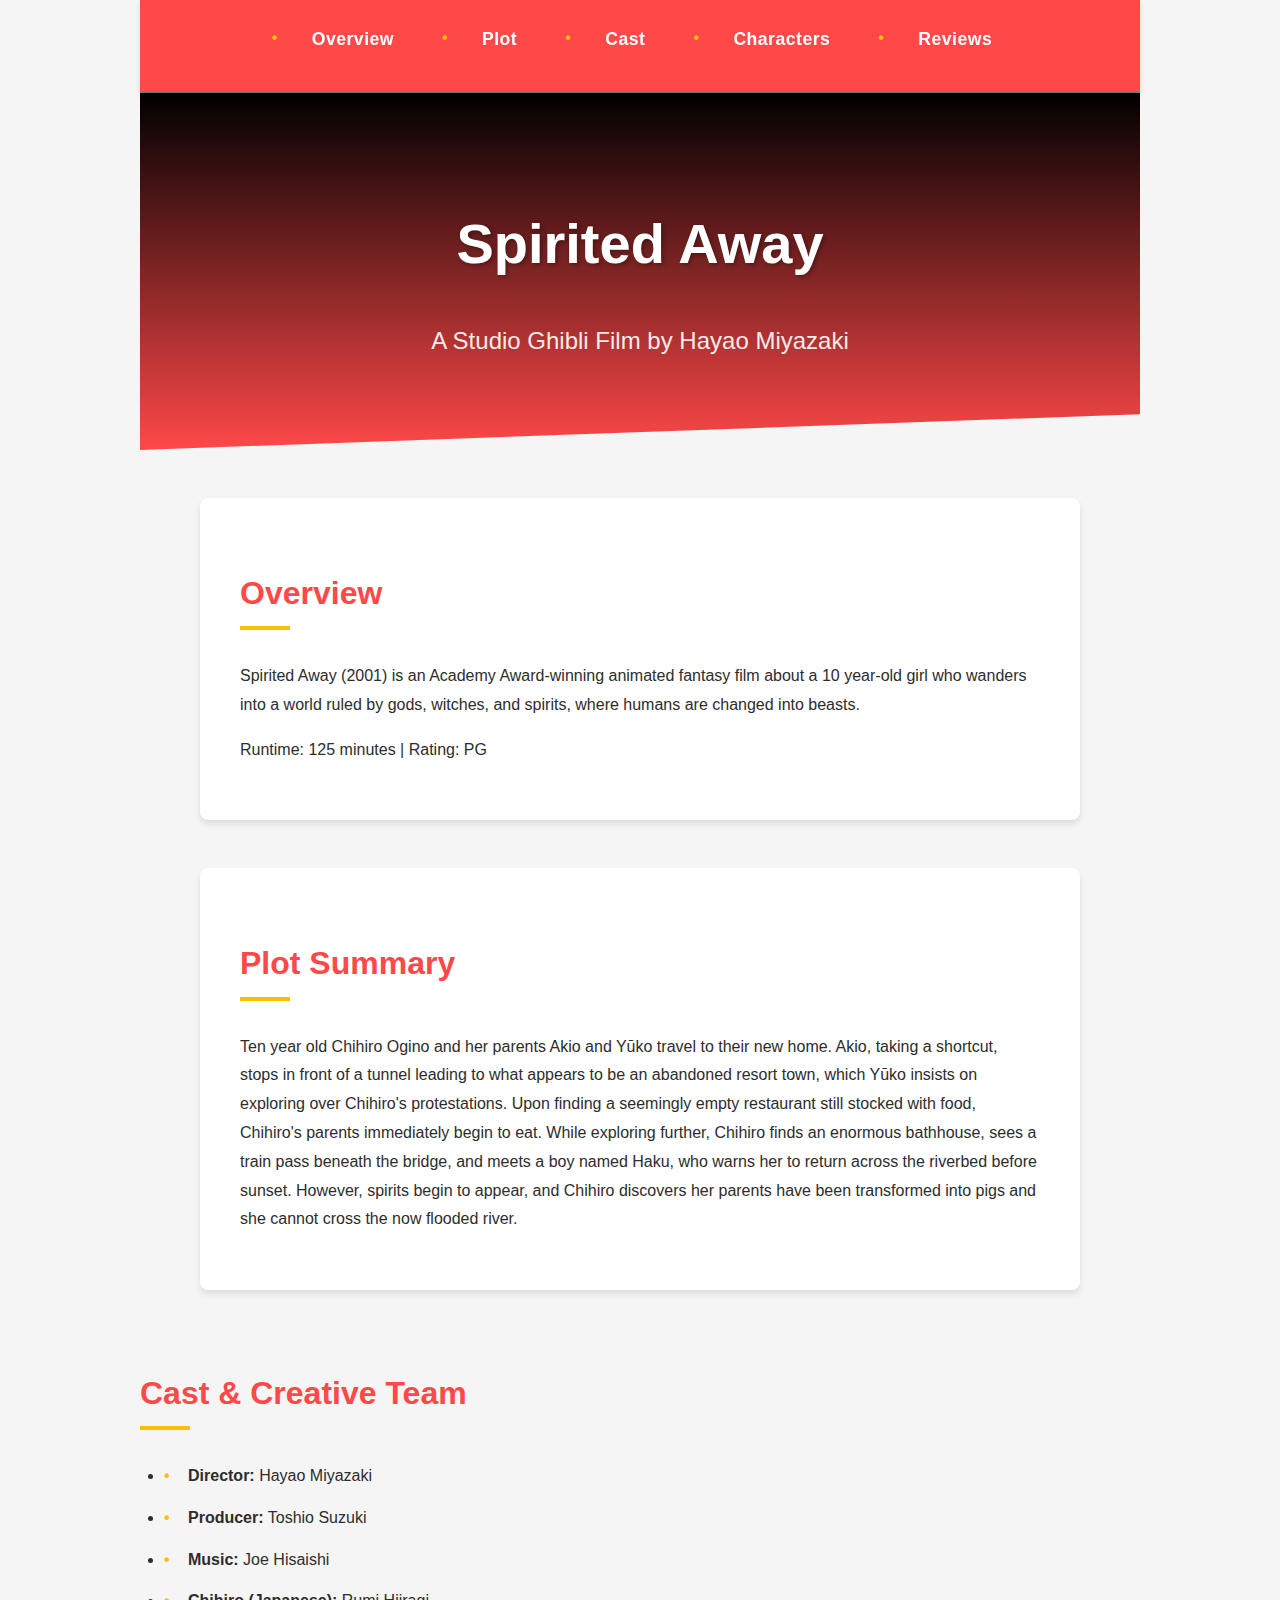
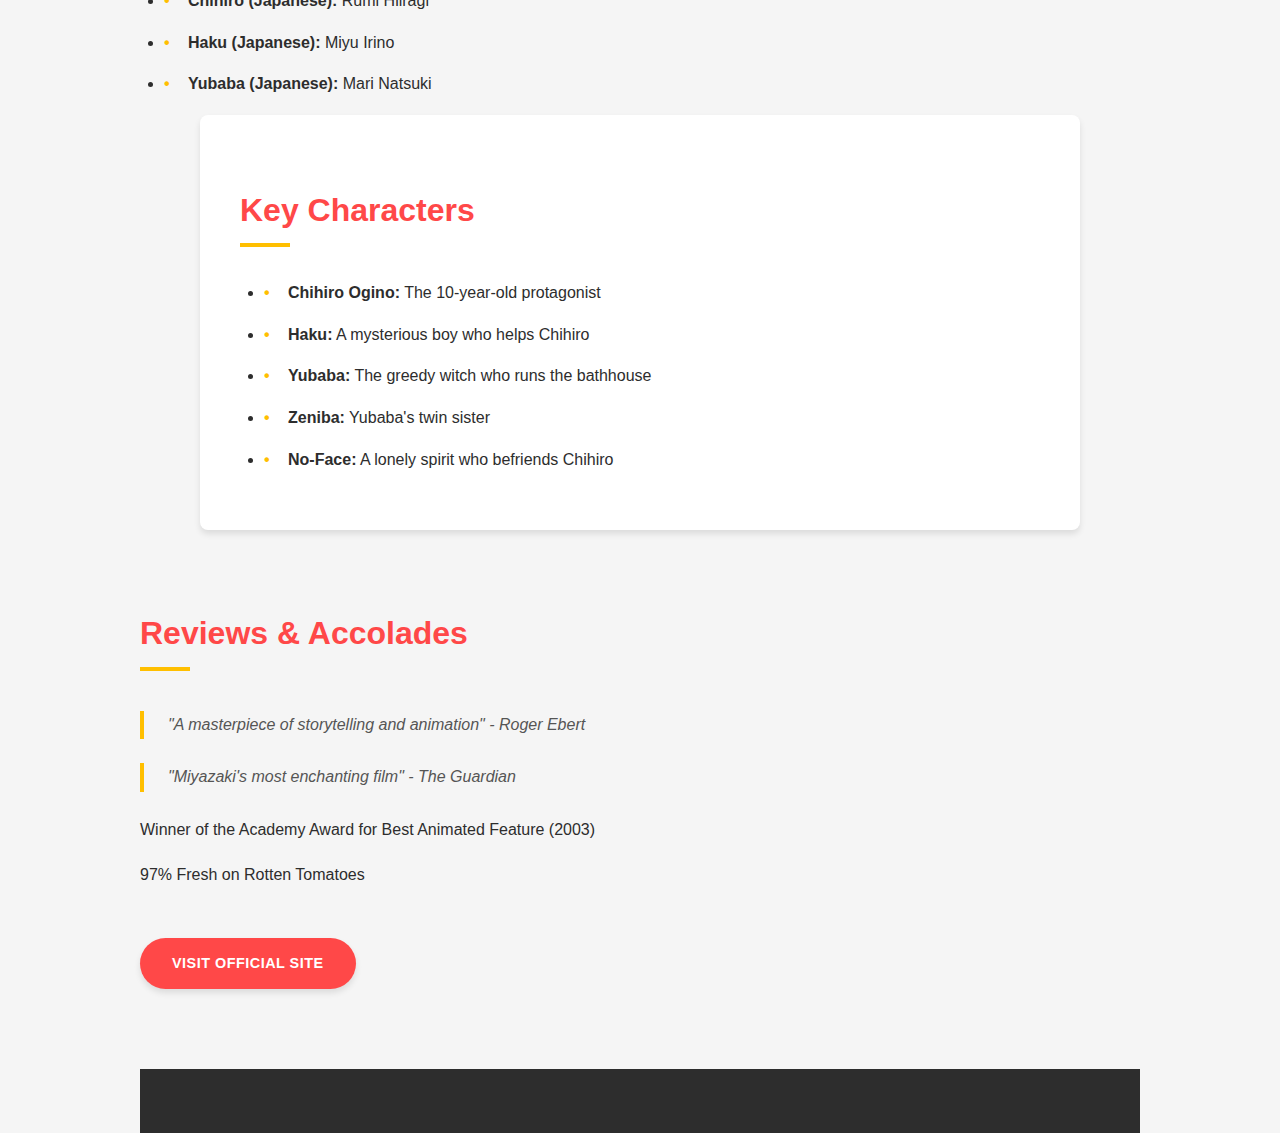
<file: Chapter-2-Links and navigation/Exercises/Website/website.html>
<!DOCTYPE html>
<html lang="en">
<head>
    <meta charset="UTF-8">
    <meta name="viewport" content="width=device-width, initial-scale=1.0">
    <title>Spirited Away | Studio Ghibli Masterpiece</title>
    <link rel="stylesheet" href="style.css">
</head>
<body>
    <nav class="navbar">
        <ul>
            <li><a href="#overview">Overview</a></li>
            <li><a href="#plot">Plot</a></li>
            <li><a href="#cast">Cast</a></li>
            <li><a href="#characters">Characters</a></li>
            <li><a href="#reviews">Reviews</a></li>
        </ul>
    </nav>

    <header>
        <h1>Spirited Away</h1>
        <p class="subtitle">A Studio Ghibli Film by Hayao Miyazaki</p>
    </header>

    <main>
        <section id="overview" class="section-card">
            <h2>Overview</h2>                                           
            <p>Spirited Away (2001) is an Academy Award-winning animated fantasy film about a 10 year-old girl who wanders into a world ruled by gods, witches, and spirits, where humans are changed into beasts.</p>
            <p>Runtime: 125 minutes | Rating: PG</p>
        </section>

        <section id="plot" class="section-card">
            <h2>Plot Summary</h2>
            <p>Ten year old Chihiro Ogino and her parents Akio and Yūko travel to their new home. Akio, taking a shortcut, stops in front of a tunnel leading to what appears to be an abandoned resort town, which Yūko insists on exploring over Chihiro's protestations. Upon finding a seemingly empty restaurant still stocked with food, Chihiro's parents immediately begin to eat. While exploring further, Chihiro finds an enormous bathhouse, sees a train pass beneath the bridge, and meets a boy named Haku, who warns her to return across the riverbed before sunset. However, spirits begin to appear, and Chihiro discovers her parents have been transformed into pigs and she cannot cross the now flooded river.</p>
        </section>

        <section id="cast">
            <h2>Cast & Creative Team</h2>
            <ul>
                <li><strong>Director:</strong> Hayao Miyazaki</li>
                <li><strong>Producer:</strong> Toshio Suzuki</li>
                <li><strong>Music:</strong> Joe Hisaishi</li>
                <li><strong>Chihiro (Japanese):</strong> Rumi Hiiragi</li>
                <li><strong>Haku (Japanese):</strong> Miyu Irino</li>
                <li><strong>Yubaba (Japanese):</strong> Mari Natsuki</li>
            </ul>
        </section>

        <section id="characters" class="section-card">
            <h2>Key Characters</h2>
            <ul>
                <li><strong>Chihiro Ogino:</strong> The 10-year-old protagonist</li>
                <li><strong>Haku:</strong> A mysterious boy who helps Chihiro</li>
                <li><strong>Yubaba:</strong> The greedy witch who runs the bathhouse</li>
                <li><strong>Zeniba:</strong> Yubaba's twin sister</li>
                <li><strong>No-Face:</strong> A lonely spirit who befriends Chihiro</li>
            </ul>
        </section>

        <section id="reviews">
            <h2>Reviews & Accolades</h2>
            <blockquote>
                "A masterpiece of storytelling and animation" - <cite>Roger Ebert</cite>
            </blockquote>
            <blockquote>
                "Miyazaki's most enchanting film" - <cite>The Guardian</cite>
            </blockquote>
            <p>Winner of the Academy Award for Best Animated Feature (2003)</p>
            <p>97% Fresh on Rotten Tomatoes</p>
        </section>

        <div class="cta">
            <a href="https://www.ghibli.jp/works/chihiro/" target="_blank" class="btn">Visit Official Site</a>
        </div>
    </main>

    <footer>
      
    </footer>
</body>
</html>
</file>
<file: Chapter-3-Images/Exercises/style.css>
body {
    font-family: 'Arial', sans-serif;
    margin: 0;
    padding: 20px;
    background-color: #f8f9fa;
    color: #2d3436;
    line-height: 1.6;
}

h1 {
    text-align: center;
    color: #bd0713;
    margin-bottom: 40px;
    font-size: 2.5em;
    text-shadow: 2px 2px 4px rgba(0,0,0,0.1);
}

.gallery {
    display: grid;
    grid-template-columns: repeat(auto-fit, minmax(300px, 1fr));
    gap: 30px;
    max-width: 1200px;
    margin: 0 auto;
    padding: 20px;
}

.flower-card {
    background: white;
    border-radius: 15px;
    padding: 20px;
    box-shadow: 0 5px 15px rgba(0,0,0,0.1);
    transition: transform 0.3s ease, box-shadow 0.3s ease;
}

.flower-card:hover {
    transform: translateY(-10px);
    box-shadow: 0 10px 25px rgba(0,0,0,0.15);
}

.flower-card img {
    width: 100%;
    height: 400px;
    object-fit: cover;
    border-radius: 10px;
    margin-bottom: 15px;
    border: 3px solid white;
    box-shadow: 0 3px 10px rgba(0,0,0,0.1);
}

#Mystery {
    filter: grayscale(30%) blur(1px) brightness(110%);
}

#Rose {
    filter: hue-rotate(-10deg) saturate(140%) contrast(110%);
}

#dandelion {
    filter: sepia(20%) hue-rotate(50deg) contrast(120%);
}

.flower-card h3 {
    color: #9c1922;
    margin: 0 0 10px;
    font-size: 1.5em;
}

.flower-card p {
    color: #636e72;
    margin: 0 0 15px;
    min-height: 60px;
}

.license {
    font-size: 0.85em;
    color: #74b9ff;
    padding-top: 15px;
    border-top: 2px dashed #dfe6e9;
    margin-top: 15px;
}

@media (max-width: 768px) {
    .gallery {
        grid-template-columns: 1fr;
        padding: 10px;
    }
    
    .flower-card {
        padding: 15px;
    }
    
    .flower-card img {
        height: 350px;
    }
}

@media (max-width: 480px) {
    h1 {
        font-size: 2em;
    }
    
    .flower-card img {
        height: 300px;
    }
}
</file>
<file: Chapter-4-Page Layout/Exercises/style.css>
* {
    margin: 0;
    padding: 0;
    box-sizing: border-box;
  }
  

  body {
    font-family: Arial, sans-serif;
    color: #1e1e1e;
    background-color: #f8f8ff;
  }
  
 
  header {
    background-color: #0c1f3f;
    color: white;
    text-align: center;
    padding: 20px 0;
    font-family: Tahoma, sans-serif;
  }
  
  header h1 {
    font-weight: 700;
    font-size: 36px;
    text-decoration: underline;
  }
  
  nav ul {
    list-style: none;
    display: flex;
    justify-content: center;
    margin-top: 15px;
  }
  
  nav ul li {
    margin: 0 15px;
  }
  
  nav ul li a {
    color: white;
    text-decoration: none;
    font-size: 18px;
  }
  

  main {
    display: flex;
    justify-content: space-between;
    padding: 40px;
    gap: 30px;
  }
  
  
  .welcome {
    flex: 2;
  }
  
  .welcome h2 {
    font-size: 24px;
    font-weight: bold;
    border-bottom: 3px solid #1e1e1e;
    padding-bottom: 5px;
    margin-bottom: 15px;
  }
  
  .welcome p {
    font-size: 16px;
    margin-bottom: 20px;
  }
  
  .welcome img {
    max-width: 100%;
    height: auto;
    display: block;
  }
  
  
  .lineup {
    flex: 1;
    background-color: #003366;
    color: white;
    padding: 20px;
    border-radius: 5px;
  }
  
  .lineup h2 {
    text-decoration: underline;
    margin-bottom: 20px;
    font-weight: bold;
    font-size: 22px;
  }
  
  .lineup ul {
    list-style: none;
    margin-bottom: 20px;
  }
  
  .lineup li {
    margin-bottom: 10px;
  }
  
  .images {
    display: flex;
    justify-content: center;
    gap: 0; 
  }
  
  .images img {
    width: 50%;
    height: 100px;
    object-fit: cover;
    display: block;
  }
  
  /* Footer */
  footer {
    background-color: #8c15e9;
    color: white;
    text-align: center;
    padding: 10px;
    font-size: 14px;
    margin-top: 40px;
  }
</file>
<file: Chapter-6-Javascript/Exercises/style.css>
.calculator {
  font-family: "Arial", sans-serif;
  max-width: 400px;
  margin: 50px auto;
  padding: 25px;
  border-radius: 10px;
  box-shadow: 0 4px 15px rgba(0, 0, 0, 0.1);
  background-color: #454545;
}

h1 {
  color: #ffffff;
  text-align: center;
  margin-bottom: 25px;
  font-size: 24px;
}

.input-group {
  margin-bottom: 20px;
}

label {
  display: block;
  margin-bottom: 8px;
  color: #ffffff;
  font-weight: bold;
}

input {
  width: 100%;
  padding: 10px;
  border: 1px solid #3b3b3b;
  border-radius: 5px;
  font-size: 16px;
  box-sizing: border-box;
}

input:focus {
  outline: none;
  border-color: #3498db;
  box-shadow: 0 0 5px rgba(52, 152, 219, 0.5);
}

button {
  width: 100%;
  padding: 12px;
  background-color: #3498db;
  color: rgb(23, 22, 22);
  border: none;
  border-radius: 5px;
  font-size: 16px;
  cursor: pointer;
  transition: background-color 0.3s ease;
}

button:hover {
  background-color: #2980b9;
}

#result {
  margin-top: 20px;
  padding: 15px;
  background-color: #e8f4fc;
  border-radius: 5px;
  text-align: center;
  font-size: 18px;
  color: #2c3e50;
  display: none;
}

.currency {
  position: relative;
}

.currency::before {
  content: "$";
  position: absolute;
  left: 10px;
  top: 10px;
  color: #7f8c8d;
}

.currency input {
  padding-left: 25px;
}
</file>
<file: Chapter-1-Introduction to HTML and CSS/Exercises/style.css>
body {
    font-family: 'Segoe UI', Tahoma, Geneva, Verdana, sans-serif;
    line-height: 1.6;
    color: #333;
    max-width: 900px;
    margin: 0 auto;
    padding: 20px;
    background-color: #fff9f0;
}

h1 {
    color: #c72c41;
    text-align: center;
    font-size: 2.5rem;
    margin-bottom: 10px;
    border-bottom: 2px solid #f37121;
    padding-bottom: 10px;
    font-family: 'Georgia', serif;
}

h2 {
    color: #f37121;
    font-size: 1.8rem;
    margin-top: 30px;
    border-left: 4px solid #c72c41;
    padding-left: 10px;
}

h3 {
    color: #6e3b17;
    font-size: 1.3rem;
    margin-top: 20px;
}

p {
    font-size: 1.1rem;
    text-align: center;
    color: #555;
    margin-bottom: 30px;
    padding: 0 20px;
}

ul {
    background-color: #fff;
    padding: 20px 30px;
    border-radius: 8px;
    box-shadow: 0 2px 5px rgba(0,0,0,0.1);
    list-style-type: none;
}

ul li:before {
    content: "•";
    color: #f37121;
    font-weight: bold;
    display: inline-block;
    width: 1em;
    margin-left: -1em;
}

ol {
    counter-reset: step-counter;
    list-style: none;
    padding: 25px 25px 15px 28px;
    margin-left: -1px;
    background-color: #fff;
    border-radius: 8px;
    box-shadow: 0 2px 5px rgba(0,0,0,0.1);
    position: relative;
}

ol li {
    counter-increment: step-counter;
    margin-bottom: 12px;
    position: relative;
    padding-left: 28px;
}

ol li::before {
    content: counter(step-counter);
    position: absolute;
    left: 0;
    top: 0;
    background-color: #c72c41;
    color: white;
    font-weight: bold;
    width: 25px;
    height: 25px;
    border-radius: 50%;
    display: flex;
    align-items: center;
    justify-content: center;
    font-size: 0.9rem;
}

ol li strong {
    color: #c72c41;
    margin-left: 5px;
}

h2:first-of-type {
    margin-top: 10px;
}

h3 + ul {
    background-color: #f8f4e9;
    border-left: 3px solid #f37121;
}

@media (max-width: 600px) {
    body {
        padding: 10px;
    }
    
    h1 {
        font-size: 2rem;
    }
    
    h2 {
        font-size: 1.5rem;
    }
    
    ul, ol {
        padding: 20px 18px 12px 22px;
        margin-left: -2px;
    }
    
    ol li {
        padding-left: 22px;
    }
    
    ol li::before {
        width: 20px;
        height: 20px;
        font-size: 0.8rem;
    }
}
</file>
<file: Chapter-2-Links and navigation/Exercises/style.css>
:root {
    --primary: #ff4848;  
    --secondary: #000000; 
    --accent: #FFBF00;   
    --light: #F5F5F5;
    --dark: #2D2D2D;
    --shadow: 0 4px 6px rgba(0, 0, 0, 0.1);
}

body {
    font-family: 'Poppins', 'Helvetica Neue', sans-serif;
    line-height: 1.8;
    color: var(--dark);
    max-width: 1000px;
    margin: 0 auto;
    padding: 0;
    background-color: var(--light);
}

.navbar {
    background-color: var(--primary);
    padding: 1.5rem 0;
    position: sticky;
    top: 0;
    z-index: 100;
    box-shadow: var(--shadow);
}

.navbar ul {
    display: flex;
    justify-content: center;
    list-style-type: none;
    padding: 0;
    margin: 0;
    gap: 2rem;
}

.navbar a {
    color: white;
    text-decoration: none;
    font-weight: 600;
    font-size: 1.1rem;
    letter-spacing: 0.5px;
    padding: 0.5rem 1rem;
    border-radius: 4px;
    transition: all 0.3s ease;
}

.navbar a:hover {
    background-color: rgba(255, 255, 255, 0.2);
    transform: translateY(-2px);
}

header {
    text-align: center;
    padding: 4rem 2rem;
    background: linear-gradient(360deg, var(--primary), var(--secondary));
    color: white;
    margin-bottom: 3rem;
    clip-path: polygon(0 0, 100% 0, 100% 90%, 0 100%);
}

h1 {
    font-size: 3.5rem;
    margin-bottom: 0.5rem;
    text-shadow: 2px 2px 4px rgba(0, 0, 0, 0.3);
    font-weight: 800;
}

.subtitle {
    font-size: 1.5rem;
    opacity: 0.9;
    font-weight: 300;
}

.section-card {
    background-color: white;
    padding: 2.5rem;
    margin: 0 auto 3rem;
    border-radius: 8px;
    box-shadow: var(--shadow);
    transition: transform 0.3s ease;
    max-width: 800px;
}

.section-card:hover {
    transform: translateY(-5px);
}

h2 {
    color: var(--primary);
    font-size: 2rem;
    margin-bottom: 1.5rem;
    position: relative;
    display: inline-block;
}

h2::after {
    content: '';
    position: absolute;
    bottom: -8px;
    left: 0;
    width: 50px;
    height: 4px;
    background-color: var(--accent);
}

.btn {
    display: inline-block;
    background-color: var(--primary);
    color: white;
    padding: 0.8rem 2rem;
    text-decoration: none;
    border-radius: 50px;
    font-weight: 600;
    letter-spacing: 0.5px;
    transition: all 0.3s ease;
    box-shadow: var(--shadow);
    margin: 2rem 0;
    border: none;
    cursor: pointer;
    text-transform: uppercase;
    font-size: 0.9rem;
}

.btn:hover {
    background-color: #FFBF00;
    transform: translateY(-3px);
    box-shadow: 0 6px 12px rgba(0, 0, 0, 0.15);
}

ul {
    padding-left: 1.5rem;
}

ul li {
    margin-bottom: 0.8rem;
    position: relative;
    padding-left: 1.5rem;
}

ul li::before {
    content: '•';
    color: var(--accent);
    font-weight: bold;
    position: absolute;
    left: 0;
}

blockquote {
    border-left: 4px solid var(--accent);
    padding-left: 1.5rem;
    margin: 1.5rem 0;
    font-style: italic;
    color: #555;
}

footer {
    text-align: center;
    padding: 2rem 0;
    background-color: var(--dark);
    color: white;
    margin-top: 3rem;
}

@media (max-width: 768px) {
    .navbar ul {
        flex-direction: column;
        gap: 0.5rem;
    }
    
    h1 {
        font-size: 2.5rem;
    }
    
    .section-card {
        padding: 1.5rem;
        margin: 0 1rem 2rem;
    }
}

@keyframes fadeIn {
    from { opacity: 0; transform: translateY(20px); }
    to { opacity: 1; transform: translateY(0); }
}

main section {
    animation: fadeIn 1s ease-out forwards;
}

main section:nth-child(1) { animation-delay: 0.1s; }
main section:nth-child(2) { animation-delay: 0.2s; }
main section:nth-child(3) { animation-delay: 0.3s; }
main section:nth-child(4) { animation-delay: 0.4s; }
main section:nth-child(5) { animation-delay: 0.5s; }
</file>
<file: Chapter-1-Introduction to HTML and CSS/Exercises/Bonus/style.css>
body {
    font-family: 'Segoe UI', Tahoma, Geneva, Verdana, sans-serif;
    line-height: 1.6;
    color: #333;
    background-color: #f9f9f9;
    margin: 0;
    padding: 20px;
}

header {
    background-color: #2c3e50;
    color: white;
    padding: 20px;
    text-align: center;
    margin-bottom: 30px;
    border-radius: 20px;
}

header h1 {
    margin: 0;
    font-size: 2.5rem;
}

header p {
    margin: 10px 0 0;
    font-size: 1.1rem;
    opacity: 0.9;
}

main {
    max-width: 900px;
    margin: 0 auto;
}

section {
    margin-bottom: 40px;
}

article {
    background: white;
    padding: 20px;
    margin-bottom: 20px;
    border-radius: 5px;
    box-shadow: 0 2px 5px rgba(0, 0, 0, 0.1);
}

article h3 {
    color: #2c3e50;
    margin-top: 0;
    border-bottom: 2px solid #eee;
    padding-bottom: 10px;
}

pre {
    background: #f4f4f4;
    padding: 15px;
    border-left: 4px solid #2c3e50;
    overflow-x: auto;
}

code {
    font-family: 'Courier New', Courier, monospace;
    color: #c7254e;
}

footer {
    text-align: center;
    padding: 20px;
    margin-top: 30px;
    background: #2c3e50;
    color: white;
    border-radius: 20px;
}

@media (max-width: 768px) {
    body {
        padding: 10px;
    }

    header h1 {
        font-size: 2rem;
    }
}
</file>
<file: Chapter-1-Introduction to HTML and CSS/Exercises/Recipe/style.css>
body {
    font-family: 'Segoe UI', Tahoma, Geneva, Verdana, sans-serif;
    line-height: 1.6;
    color: #333;
    max-width: 900px;
    margin: 0 auto;
    padding: 20px;
    background-color: #fff9f0;
}

h1 {
    color: #c72c41;
    text-align: center;
    font-size: 2.5rem;
    margin-bottom: 10px;
    border-bottom: 2px solid #f37121;
    padding-bottom: 10px;
    font-family: 'Georgia', serif;
}

h2 {
    color: #f37121;
    font-size: 1.8rem;
    margin-top: 30px;
    border-left: 4px solid #c72c41;
    padding-left: 10px;
}

h3 {
    color: #6e3b17;
    font-size: 1.3rem;
    margin-top: 20px;
}

p {
    font-size: 1.1rem;
    text-align: center;
    color: #555;
    margin-bottom: 30px;
    padding: 0 20px;
}

ul {
    background-color: #fff;
    padding: 20px 30px;
    border-radius: 8px;
    box-shadow: 0 2px 5px rgba(0,0,0,0.1);
    list-style-type: none;
}

ul li:before {
    content: "•";
    color: #f37121;
    font-weight: bold;
    display: inline-block;
    width: 1em;
    margin-left: -1em;
}

ol {
    counter-reset: step-counter;
    list-style: none;
    padding: 25px 25px 15px 28px;
    margin-left: -1px;
    background-color: #fff;
    border-radius: 8px;
    box-shadow: 0 2px 5px rgba(0,0,0,0.1);
    position: relative;
}

ol li {
    counter-increment: step-counter;
    margin-bottom: 12px;
    position: relative;
    padding-left: 28px;
}

ol li::before {
    content: counter(step-counter);
    position: absolute;
    left: 0;
    top: 0;
    background-color: #c72c41;
    color: white;
    font-weight: bold;
    width: 25px;
    height: 25px;
    border-radius: 50%;
    display: flex;
    align-items: center;
    justify-content: center;
    font-size: 0.9rem;
}

ol li strong {
    color: #c72c41;
    margin-left: 5px;
}

h2:first-of-type {
    margin-top: 10px;
}

h3 + ul {
    background-color: #f8f4e9;
    border-left: 3px solid #f37121;
}

@media (max-width: 600px) {
    body {
        padding: 10px;
    }
    
    h1 {
        font-size: 2rem;
    }
    
    h2 {
        font-size: 1.5rem;
    }
    
    ul, ol {
        padding: 20px 18px 12px 22px;
        margin-left: -2px;
    }
    
    ol li {
        padding-left: 22px;
    }
    
    ol li::before {
        width: 20px;
        height: 20px;
        font-size: 0.8rem;
    }
}
</file>
<file: Chapter-2-Links and navigation/Exercises/Website/style.css>
:root {
    --primary: #ff4848;  
    --secondary: #000000; 
    --accent: #FFBF00;   
    --light: #F5F5F5;
    --dark: #2D2D2D;
    --shadow: 0 4px 6px rgba(0, 0, 0, 0.1);
}

body {
    font-family: 'Poppins', 'Helvetica Neue', sans-serif;
    line-height: 1.8;
    color: var(--dark);
    max-width: 1000px;
    margin: 0 auto;
    padding: 0;
    background-color: var(--light);
}

.navbar {
    background-color: var(--primary);
    padding: 1.5rem 0;
    position: sticky;
    top: 0;
    z-index: 100;
    box-shadow: var(--shadow);
}

.navbar ul {
    display: flex;
    justify-content: center;
    list-style-type: none;
    padding: 0;
    margin: 0;
    gap: 2rem;
}

.navbar a {
    color: white;
    text-decoration: none;
    font-weight: 600;
    font-size: 1.1rem;
    letter-spacing: 0.5px;
    padding: 0.5rem 1rem;
    border-radius: 4px;
    transition: all 0.3s ease;
}

.navbar a:hover {
    background-color: rgba(255, 255, 255, 0.2);
    transform: translateY(-2px);
}

header {
    text-align: center;
    padding: 4rem 2rem;
    background: linear-gradient(360deg, var(--primary), var(--secondary));
    color: white;
    margin-bottom: 3rem;
    clip-path: polygon(0 0, 100% 0, 100% 90%, 0 100%);
}

h1 {
    font-size: 3.5rem;
    margin-bottom: 0.5rem;
    text-shadow: 2px 2px 4px rgba(0, 0, 0, 0.3);
    font-weight: 800;
}

.subtitle {
    font-size: 1.5rem;
    opacity: 0.9;
    font-weight: 300;
}

.section-card {
    background-color: white;
    padding: 2.5rem;
    margin: 0 auto 3rem;
    border-radius: 8px;
    box-shadow: var(--shadow);
    transition: transform 0.3s ease;
    max-width: 800px;
}

.section-card:hover {
    transform: translateY(-5px);
}

h2 {
    color: var(--primary);
    font-size: 2rem;
    margin-bottom: 1.5rem;
    position: relative;
    display: inline-block;
}

h2::after {
    content: '';
    position: absolute;
    bottom: -8px;
    left: 0;
    width: 50px;
    height: 4px;
    background-color: var(--accent);
}

.btn {
    display: inline-block;
    background-color: var(--primary);
    color: white;
    padding: 0.8rem 2rem;
    text-decoration: none;
    border-radius: 50px;
    font-weight: 600;
    letter-spacing: 0.5px;
    transition: all 0.3s ease;
    box-shadow: var(--shadow);
    margin: 2rem 0;
    border: none;
    cursor: pointer;
    text-transform: uppercase;
    font-size: 0.9rem;
}

.btn:hover {
    background-color: #FFBF00;
    transform: translateY(-3px);
    box-shadow: 0 6px 12px rgba(0, 0, 0, 0.15);
}

ul {
    padding-left: 1.5rem;
}

ul li {
    margin-bottom: 0.8rem;
    position: relative;
    padding-left: 1.5rem;
}

ul li::before {
    content: '•';
    color: var(--accent);
    font-weight: bold;
    position: absolute;
    left: 0;
}

blockquote {
    border-left: 4px solid var(--accent);
    padding-left: 1.5rem;
    margin: 1.5rem 0;
    font-style: italic;
    color: #555;
}

footer {
    text-align: center;
    padding: 2rem 0;
    background-color: var(--dark);
    color: white;
    margin-top: 3rem;
}

@media (max-width: 768px) {
    .navbar ul {
        flex-direction: column;
        gap: 0.5rem;
    }
    
    h1 {
        font-size: 2.5rem;
    }
    
    .section-card {
        padding: 1.5rem;
        margin: 0 1rem 2rem;
    }
}

@keyframes fadeIn {
    from { opacity: 0; transform: translateY(20px); }
    to { opacity: 1; transform: translateY(0); }
}

main section {
    animation: fadeIn 1s ease-out forwards;
}

main section:nth-child(1) { animation-delay: 0.1s; }
main section:nth-child(2) { animation-delay: 0.2s; }
main section:nth-child(3) { animation-delay: 0.3s; }
main section:nth-child(4) { animation-delay: 0.4s; }
main section:nth-child(5) { animation-delay: 0.5s; }
</file>
